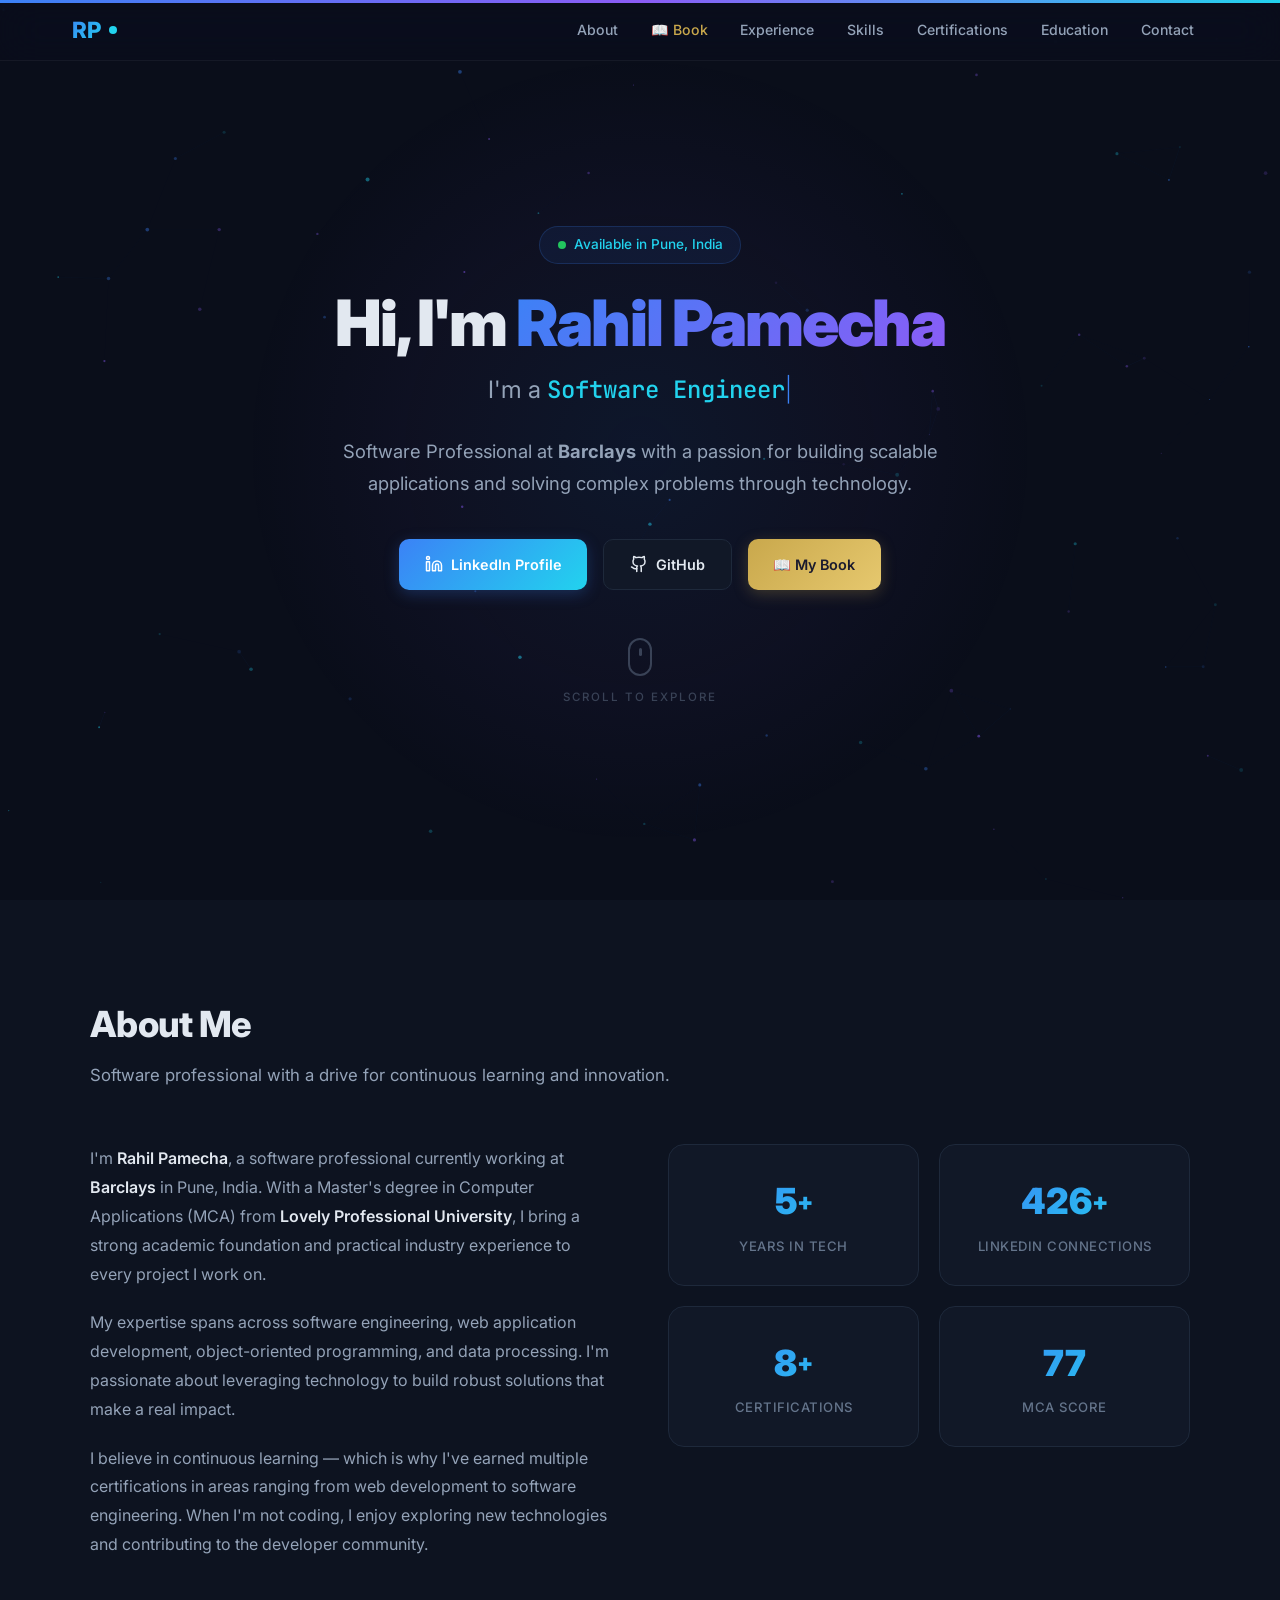
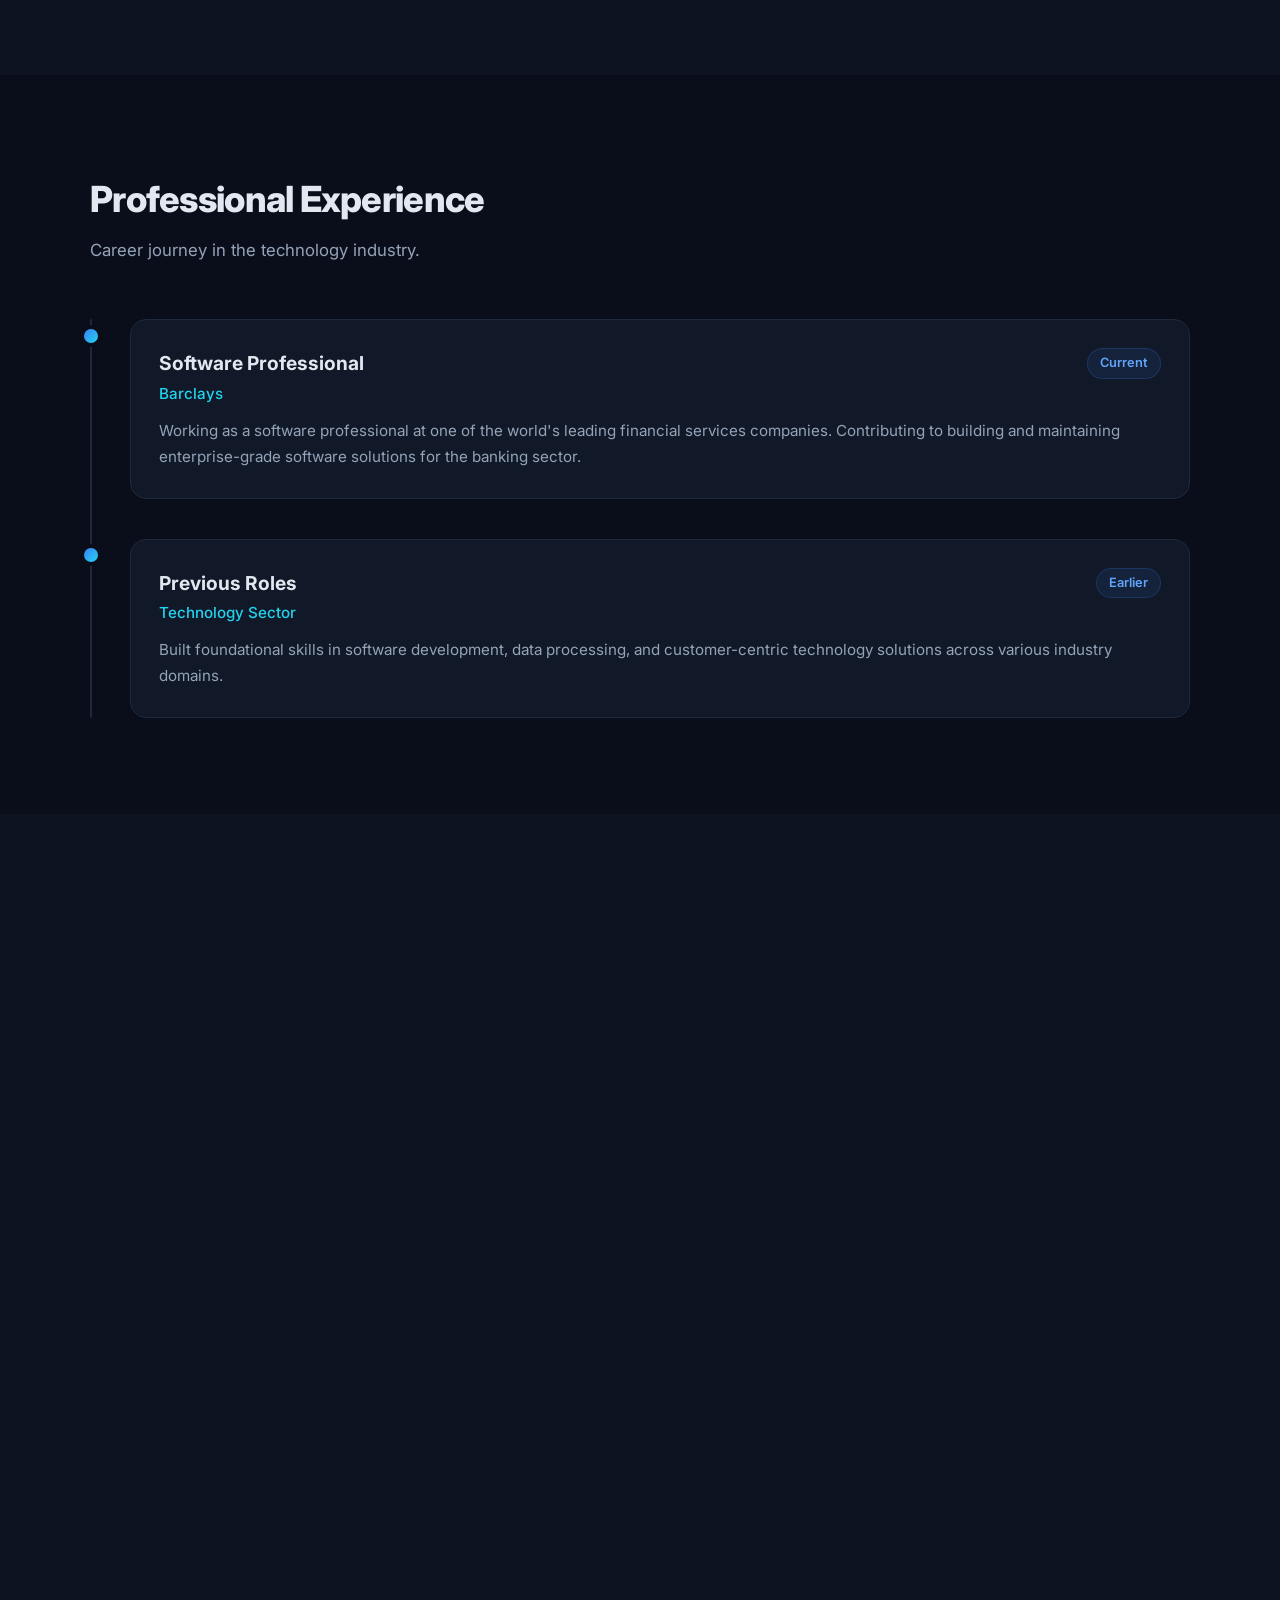
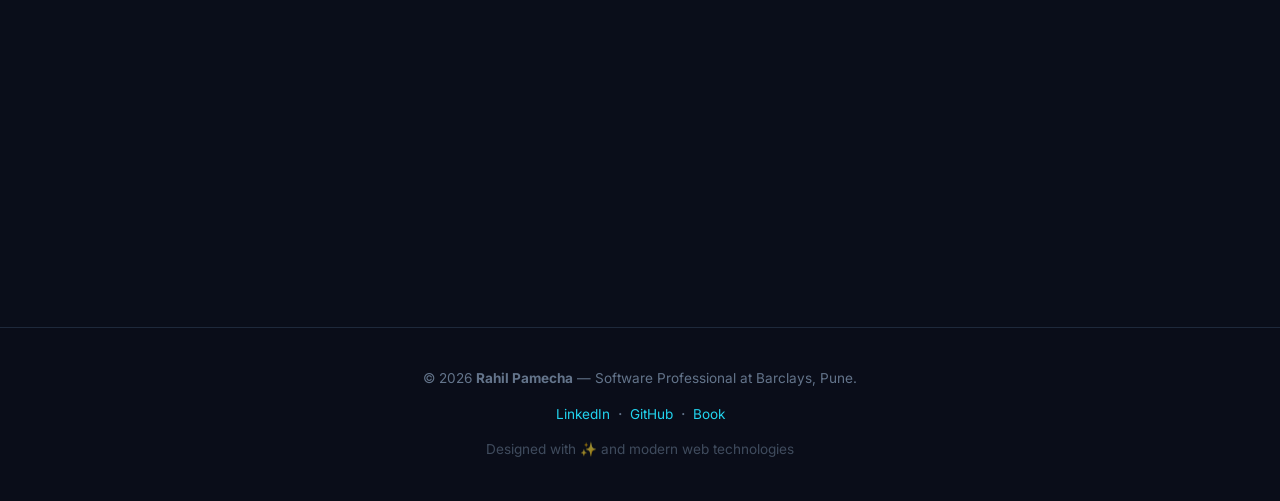
<file: index.html>
<!DOCTYPE html>
<html lang="en">
<head>
    <meta charset="UTF-8">
    <meta name="viewport" content="width=device-width, initial-scale=1.0">
    <title>Rahil Pamecha — Software Professional | Barclays | Pune</title>
    <meta name="description" content="Rahil Pamecha is a software professional at Barclays, Pune. MCA graduate from Lovely Professional University with expertise in software engineering, web development, and data processing.">
    <meta name="keywords" content="Rahil Pamecha, Software Engineer, Barclays, Pune, MCA, Lovely Professional University, Web Developer, Java Developer, PHP Developer">
    <meta name="author" content="Rahil Pamecha">
    <meta name="robots" content="index, follow">
    <meta name="google-site-verification" content="ayL37n2ZiwuXRQy0ONevMOcYsDTdZ2sj0wE-CNwsstM" />
    <link rel="canonical" href="https://rahilpamecha.com/">

    <!-- Open Graph / Facebook -->
    <meta property="og:type" content="website">
    <meta property="og:title" content="Rahil Pamecha — Software Professional at Barclays">
    <meta property="og:description" content="Rahil Pamecha is a software professional at Barclays, Pune. MCA graduate with expertise in software engineering, Java, PHP, and web development.">
    <meta property="og:url" content="https://rahilpamecha.com/">
    <meta property="og:site_name" content="Rahil Pamecha">

    <!-- Twitter Card -->
    <meta name="twitter:card" content="summary">
    <meta name="twitter:title" content="Rahil Pamecha — Software Professional at Barclays">
    <meta name="twitter:description" content="Software professional at Barclays, Pune. MCA graduate from Lovely Professional University.">

    <!-- JSON-LD Structured Data for SEO -->
    <script type="application/ld+json">
    {
        "@context": "https://schema.org",
        "@type": "Person",
        "name": "Rahil Pamecha",
        "jobTitle": "Software Professional",
        "worksFor": {
            "@type": "Organization",
            "name": "Barclays"
        },
        "alumniOf": [
            {
                "@type": "EducationalOrganization",
                "name": "Lovely Professional University"
            }
        ],
        "address": {
            "@type": "PostalAddress",
            "addressLocality": "Pune",
            "addressCountry": "IN"
        },
        "url": "https://rahilpamecha.com/",
        "sameAs": [
            "https://in.linkedin.com/in/rahilpamecha",
            "https://github.com/rahilpamecha"
        ],
        "knowsAbout": ["Software Engineering", "Java", "PHP", "Web Development", "Data Processing", "Python"]
    }
    </script>

    <!-- Google Fonts -->
    <link rel="preconnect" href="https://fonts.googleapis.com">
    <link rel="preconnect" href="https://fonts.gstatic.com" crossorigin>
    <link href="https://fonts.googleapis.com/css2?family=Inter:wght@300;400;500;600;700;800;900&family=JetBrains+Mono:wght@400;500&display=swap" rel="stylesheet">

    <link rel="stylesheet" href="styles.css">
</head>
<body>
    <!-- Particle Canvas Background -->
    <canvas id="particles-canvas" aria-hidden="true"></canvas>

    <!-- Scroll Progress Bar -->
    <div class="scroll-progress" aria-hidden="true"></div>

    <!-- Navigation -->
    <nav id="navbar">
        <div class="nav-container">
            <a href="#" class="nav-logo" aria-label="Rahil Pamecha - Home">
                <span class="logo-text">RP</span>
                <span class="logo-dot"></span>
            </a>
            <ul class="nav-links" id="navLinks" role="menubar">
                <li role="none"><a href="#about" role="menuitem">About</a></li>
                <li role="none"><a href="book.html" role="menuitem" class="book-link">📖 Book</a></li>
                <li role="none"><a href="#experience" role="menuitem">Experience</a></li>
                <li role="none"><a href="#skills" role="menuitem">Skills</a></li>
                <li role="none"><a href="#certifications" role="menuitem">Certifications</a></li>
                <li role="none"><a href="#education" role="menuitem">Education</a></li>
                <li role="none"><a href="#contact" role="menuitem">Contact</a></li>
            </ul>
            <button class="hamburger" id="hamburgerBtn" aria-label="Toggle navigation menu" aria-expanded="false">
                <span></span><span></span><span></span>
            </button>
        </div>
    </nav>

    <main>
        <!-- ===================== HERO SECTION ===================== -->
        <section class="hero" id="home">
            <div class="hero-glow" aria-hidden="true"></div>
            <div class="hero-content">
                <div class="hero-badge reveal">
                    <span class="badge-dot"></span>
                    Available in Pune, India
                </div>
                <h1 class="reveal" style="--reveal-delay: 0.1s">
                    Hi, I'm
                    <span class="gradient-text gradient-text-shimmer">Rahil Pamecha</span>
                </h1>
                <div class="typewriter-wrapper reveal" style="--reveal-delay: 0.2s">
                    <span class="typewriter-prefix">I'm a&nbsp;</span>
                    <span class="typewriter" id="typewriter"></span>
                    <span class="typewriter-cursor" aria-hidden="true">|</span>
                </div>
                <p class="hero-desc reveal" style="--reveal-delay: 0.3s">
                    Software Professional at <strong>Barclays</strong> with a passion for building
                    scalable applications and solving complex problems through technology.
                </p>
                <div class="hero-buttons reveal" style="--reveal-delay: 0.4s">
                    <a href="https://in.linkedin.com/in/rahilpamecha" class="btn btn-primary magnetic" target="_blank" rel="noopener noreferrer">
                        <svg width="18" height="18" viewBox="0 0 24 24" fill="none" stroke="currentColor" stroke-width="2" stroke-linecap="round" stroke-linejoin="round"><path d="M16 8a6 6 0 0 1 6 6v7h-4v-7a2 2 0 0 0-2-2 2 2 0 0 0-2 2v7h-4v-7a6 6 0 0 1 6-6z"/><rect width="4" height="12" x="2" y="9"/><circle cx="4" cy="4" r="2"/></svg>
                        LinkedIn Profile
                    </a>
                    <a href="https://github.com/rahilpamecha" class="btn btn-secondary magnetic" target="_blank" rel="noopener noreferrer">
                        <svg width="18" height="18" viewBox="0 0 24 24" fill="none" stroke="currentColor" stroke-width="2" stroke-linecap="round" stroke-linejoin="round"><path d="M15 22v-4a4.8 4.8 0 0 0-1-3.5c3 0 6-2 6-5.5.08-1.25-.27-2.48-1-3.5.28-1.15.28-2.35 0-3.5 0 0-1 0-3 1.5-2.64-.5-5.36-.5-8 0C6 2 5 2 5 2c-.3 1.15-.3 2.35 0 3.5A5.403 5.403 0 0 0 4 9c0 3.5 3 5.5 6 5.5-.39.49-.68 1.05-.85 1.65-.17.6-.22 1.23-.15 1.85v4"/><path d="M9 18c-4.51 2-5-2-7-2"/></svg>
                        GitHub
                    </a>
                    <a href="book.html" class="btn btn-accent magnetic">
                        📖 My Book
                    </a>
                </div>
                <div class="scroll-indicator reveal" style="--reveal-delay: 0.6s" aria-hidden="true">
                    <div class="scroll-mouse">
                        <div class="scroll-wheel"></div>
                    </div>
                    <span class="scroll-text">Scroll to explore</span>
                </div>
            </div>
        </section>

        <!-- ===================== ABOUT SECTION ===================== -->
        <section id="about">
            <div class="section-container">
                <h2 class="section-title reveal">About Me</h2>
                <p class="section-subtitle reveal">Software professional with a drive for continuous learning and innovation.</p>
                <div class="about-grid">
                    <div class="about-text">
                        <p class="reveal">I'm <strong>Rahil Pamecha</strong>, a software professional currently working at <strong>Barclays</strong> in Pune, India. With a Master's degree in Computer Applications (MCA) from <strong>Lovely Professional University</strong>, I bring a strong academic foundation and practical industry experience to every project I work on.</p>
                        <p class="reveal">My expertise spans across software engineering, web application development, object-oriented programming, and data processing. I'm passionate about leveraging technology to build robust solutions that make a real impact.</p>
                        <p class="reveal">I believe in continuous learning — which is why I've earned multiple certifications in areas ranging from web development to software engineering. When I'm not coding, I enjoy exploring new technologies and contributing to the developer community.</p>
                    </div>
                    <div class="stats-grid">
                        <div class="stat-card glow-card reveal">
                            <div class="stat-number"><span class="counter" data-target="7">0</span><span class="stat-suffix">+</span></div>
                            <div class="stat-label">Years in Tech</div>
                        </div>
                        <div class="stat-card glow-card reveal" style="--reveal-delay: 0.1s">
                            <div class="stat-number"><span class="counter" data-target="500">0</span><span class="stat-suffix">+</span></div>
                            <div class="stat-label">LinkedIn Connections</div>
                        </div>
                        <div class="stat-card glow-card reveal" style="--reveal-delay: 0.2s">
                            <div class="stat-number"><span class="counter" data-target="10">0</span><span class="stat-suffix">+</span></div>
                            <div class="stat-label">Certifications</div>
                        </div>
                        <div class="stat-card glow-card reveal" style="--reveal-delay: 0.3s">
                            <div class="stat-number"><span class="counter" data-target="91" data-suffix=".3%">0</span></div>
                            <div class="stat-label">MCA Score</div>
                        </div>
                    </div>
                </div>
            </div>
        </section>

        <!-- ===================== EXPERIENCE SECTION ===================== -->
        <section id="experience">
            <div class="section-container">
                <h2 class="section-title reveal">Professional Experience</h2>
                <p class="section-subtitle reveal">Career journey in the technology industry.</p>
                <div class="timeline">
                    <div class="timeline-track" aria-hidden="true"></div>
                    <div class="timeline-item reveal">
                        <div class="timeline-dot" aria-hidden="true"></div>
                        <div class="timeline-card tilt-card glow-card">
                            <div class="timeline-header">
                                <div>
                                    <div class="timeline-role">Software Professional</div>
                                    <div class="timeline-company">Barclays</div>
                                </div>
                                <div class="timeline-date">
                                    <span class="date-badge">Current</span>
                                </div>
                            </div>
                            <p class="timeline-desc">Working as a software professional at one of the world's leading financial services companies. Contributing to building and maintaining enterprise-grade software solutions for the banking sector.</p>
                        </div>
                    </div>
                    <div class="timeline-item reveal" style="--reveal-delay: 0.15s">
                        <div class="timeline-dot" aria-hidden="true"></div>
                        <div class="timeline-card tilt-card glow-card">
                            <div class="timeline-header">
                                <div>
                                    <div class="timeline-role">Previous Roles</div>
                                    <div class="timeline-company">Technology Sector</div>
                                </div>
                                <div class="timeline-date">
                                    <span class="date-badge">Earlier</span>
                                </div>
                            </div>
                            <p class="timeline-desc">Built foundational skills in software development, data processing, and customer-centric technology solutions across various industry domains.</p>
                        </div>
                    </div>
                </div>
            </div>
        </section>

        <!-- ===================== SKILLS SECTION ===================== -->
        <section id="skills">
            <div class="section-container">
                <h2 class="section-title reveal">Technical Skills</h2>
                <p class="section-subtitle reveal">Core competencies and technologies I work with.</p>
                <div class="skills-grid">
                    <div class="skill-category tilt-card glow-card reveal">
                        <div class="skill-icon">💻</div>
                        <h3>Programming Languages</h3>
                        <div class="skill-tags">
                            <span class="skill-tag">Java</span>
                            <span class="skill-tag">PHP</span>
                            <span class="skill-tag">Python</span>
                            <span class="skill-tag">JavaScript</span>
                            <span class="skill-tag">SQL</span>
                        </div>
                    </div>
                    <div class="skill-category tilt-card glow-card reveal" style="--reveal-delay: 0.1s">
                        <div class="skill-icon">🌐</div>
                        <h3>Web Development</h3>
                        <div class="skill-tags">
                            <span class="skill-tag">HTML5</span>
                            <span class="skill-tag">CSS3</span>
                            <span class="skill-tag">REST APIs</span>
                            <span class="skill-tag">Web Applications</span>
                        </div>
                    </div>
                    <div class="skill-category tilt-card glow-card reveal" style="--reveal-delay: 0.2s">
                        <div class="skill-icon">🛠️</div>
                        <h3>Software Engineering</h3>
                        <div class="skill-tags">
                            <span class="skill-tag">OOP</span>
                            <span class="skill-tag">Data Structures</span>
                            <span class="skill-tag">Design Patterns</span>
                            <span class="skill-tag">Agile</span>
                        </div>
                    </div>
                    <div class="skill-category tilt-card glow-card reveal" style="--reveal-delay: 0.3s">
                        <div class="skill-icon">📊</div>
                        <h3>Data & Tools</h3>
                        <div class="skill-tags">
                            <span class="skill-tag">Data Processing</span>
                            <span class="skill-tag">Git</span>
                            <span class="skill-tag">Linux</span>
                            <span class="skill-tag">CI/CD</span>
                        </div>
                    </div>
                </div>
            </div>
        </section>

        <!-- ===================== CERTIFICATIONS SECTION ===================== -->
        <section id="certifications">
            <div class="section-container">
                <h2 class="section-title reveal">Certifications</h2>
                <p class="section-subtitle reveal">Professional certifications and achievements.</p>
                <div class="cert-grid">
                    <div class="cert-card glow-card reveal">
                        <div class="cert-badge">🎓</div>
                        <div class="cert-info">
                            <h3>Building Web Applications in PHP</h3>
                            <div class="cert-issuer">Coursera • Jul 2018</div>
                        </div>
                    </div>
                    <div class="cert-card glow-card reveal" style="--reveal-delay: 0.05s">
                        <div class="cert-badge">☕</div>
                        <div class="cert-info">
                            <h3>Object Oriented Programming in Java</h3>
                            <div class="cert-issuer">Coursera • May 2018</div>
                        </div>
                    </div>
                    <div class="cert-card glow-card reveal" style="--reveal-delay: 0.1s">
                        <div class="cert-badge">⚙️</div>
                        <div class="cert-info">
                            <h3>Software Engineer — IT Services</h3>
                            <div class="cert-issuer">Aspiring Minds</div>
                        </div>
                    </div>
                    <div class="cert-card glow-card reveal" style="--reveal-delay: 0.15s">
                        <div class="cert-badge">🔧</div>
                        <div class="cert-info">
                            <h3>Software Engineer — Product</h3>
                            <div class="cert-issuer">Aspiring Minds</div>
                        </div>
                    </div>
                    <div class="cert-card glow-card reveal" style="--reveal-delay: 0.2s">
                        <div class="cert-badge">👨‍💻</div>
                        <div class="cert-info">
                            <h3>Software Development Trainee</h3>
                            <div class="cert-issuer">Aspiring Minds</div>
                        </div>
                    </div>
                    <div class="cert-card glow-card reveal" style="--reveal-delay: 0.25s">
                        <div class="cert-badge">📈</div>
                        <div class="cert-info">
                            <h3>Data Processing Specialist</h3>
                            <div class="cert-issuer">Aspiring Minds</div>
                        </div>
                    </div>
                    <div class="cert-card glow-card reveal" style="--reveal-delay: 0.3s">
                        <div class="cert-badge">🤝</div>
                        <div class="cert-info">
                            <h3>Customer Service Specialist</h3>
                            <div class="cert-issuer">Aspiring Minds</div>
                        </div>
                    </div>
                    <div class="cert-card glow-card reveal" style="--reveal-delay: 0.35s">
                        <div class="cert-badge">📞</div>
                        <div class="cert-info">
                            <h3>Channel Sales Professional</h3>
                            <div class="cert-issuer">Aspiring Minds</div>
                        </div>
                    </div>
                </div>
            </div>
        </section>

        <!-- ===================== EDUCATION SECTION ===================== -->
        <section id="education">
            <div class="section-container">
                <h2 class="section-title reveal">Education</h2>
                <p class="section-subtitle reveal">Academic background and qualifications.</p>
                <div class="edu-grid">
                    <div class="edu-card tilt-card glow-card reveal">
                        <div class="edu-icon" aria-hidden="true">🎓</div>
                        <div class="edu-degree">Master of Computer Applications (MCA)</div>
                        <div class="edu-school">Lovely Professional University</div>
                        <div class="edu-year">2017 – 2019</div>
                        <div class="edu-score">91.3% Score</div>
                    </div>
                    <div class="edu-card tilt-card glow-card reveal" style="--reveal-delay: 0.15s">
                        <div class="edu-icon" aria-hidden="true">📚</div>
                        <div class="edu-degree">Bachelor's Degree</div>
                        <div class="edu-school">University Education</div>
                        <div class="edu-year">2014 – 2017</div>
                    </div>
                </div>
            </div>
        </section>

        <!-- ===================== CONTACT SECTION ===================== -->
        <section id="contact">
            <div class="section-container">
                <h2 class="section-title reveal">Get in Touch</h2>
                <p class="section-subtitle reveal">Feel free to reach out for opportunities or collaborations.</p>
                <div class="contact-grid">
                    <a href="https://in.linkedin.com/in/rahilpamecha" class="contact-card magnetic glow-card reveal" target="_blank" rel="noopener noreferrer">
                        <div class="contact-icon">
                            <svg width="28" height="28" viewBox="0 0 24 24" fill="none" stroke="currentColor" stroke-width="1.5" stroke-linecap="round" stroke-linejoin="round"><path d="M16 8a6 6 0 0 1 6 6v7h-4v-7a2 2 0 0 0-2-2 2 2 0 0 0-2 2v7h-4v-7a6 6 0 0 1 6-6z"/><rect width="4" height="12" x="2" y="9"/><circle cx="4" cy="4" r="2"/></svg>
                        </div>
                        <h3>LinkedIn</h3>
                        <p>Connect with me</p>
                    </a>
                    <a href="https://github.com/rahilpamecha" class="contact-card magnetic glow-card reveal" target="_blank" rel="noopener noreferrer" style="--reveal-delay: 0.1s">
                        <div class="contact-icon">
                            <svg width="28" height="28" viewBox="0 0 24 24" fill="none" stroke="currentColor" stroke-width="1.5" stroke-linecap="round" stroke-linejoin="round"><path d="M15 22v-4a4.8 4.8 0 0 0-1-3.5c3 0 6-2 6-5.5.08-1.25-.27-2.48-1-3.5.28-1.15.28-2.35 0-3.5 0 0-1 0-3 1.5-2.64-.5-5.36-.5-8 0C6 2 5 2 5 2c-.3 1.15-.3 2.35 0 3.5A5.403 5.403 0 0 0 4 9c0 3.5 3 5.5 6 5.5-.39.49-.68 1.05-.85 1.65-.17.6-.22 1.23-.15 1.85v4"/><path d="M9 18c-4.51 2-5-2-7-2"/></svg>
                        </div>
                        <h3>GitHub</h3>
                        <p>View projects & code</p>
                    </a>
                    <a href="mailto:rahilpamecha@gmail.com" class="contact-card magnetic glow-card reveal" style="--reveal-delay: 0.2s">
                        <div class="contact-icon">
                            <svg width="28" height="28" viewBox="0 0 24 24" fill="none" stroke="currentColor" stroke-width="1.5" stroke-linecap="round" stroke-linejoin="round"><rect width="20" height="16" x="2" y="4" rx="2"/><path d="m22 7-8.97 5.7a1.94 1.94 0 0 1-2.06 0L2 7"/></svg>
                        </div>
                        <h3>Email</h3>
                        <p>rahilpamecha@gmail.com</p>
                    </a>
                    <div class="contact-card glow-card reveal" style="--reveal-delay: 0.3s">
                        <div class="contact-icon">
                            <svg width="28" height="28" viewBox="0 0 24 24" fill="none" stroke="currentColor" stroke-width="1.5" stroke-linecap="round" stroke-linejoin="round"><path d="M20 10c0 6-8 12-8 12s-8-6-8-12a8 8 0 0 1 16 0Z"/><circle cx="12" cy="10" r="3"/></svg>
                        </div>
                        <h3>Location</h3>
                        <p>Pune, India</p>
                    </div>
                </div>
            </div>
        </section>
    </main>

    <!-- Footer -->
    <footer>
        <div class="footer-content">
            <p>&copy; 2026 <strong>Rahil Pamecha</strong> — Software Professional at Barclays, Pune.</p>
            <div class="footer-links">
                <a href="https://in.linkedin.com/in/rahilpamecha" target="_blank" rel="noopener noreferrer">LinkedIn</a>
                <span class="footer-dot">·</span>
                <a href="https://github.com/rahilpamecha" target="_blank" rel="noopener noreferrer">GitHub</a>
                <span class="footer-dot">·</span>
                <a href="book.html">Book</a>
            </div>
            <p class="footer-credit">Designed with ✨ and modern web technologies</p>
        </div>
    </footer>

    <script src="script.js"></script>
</body>
</html>
</file>
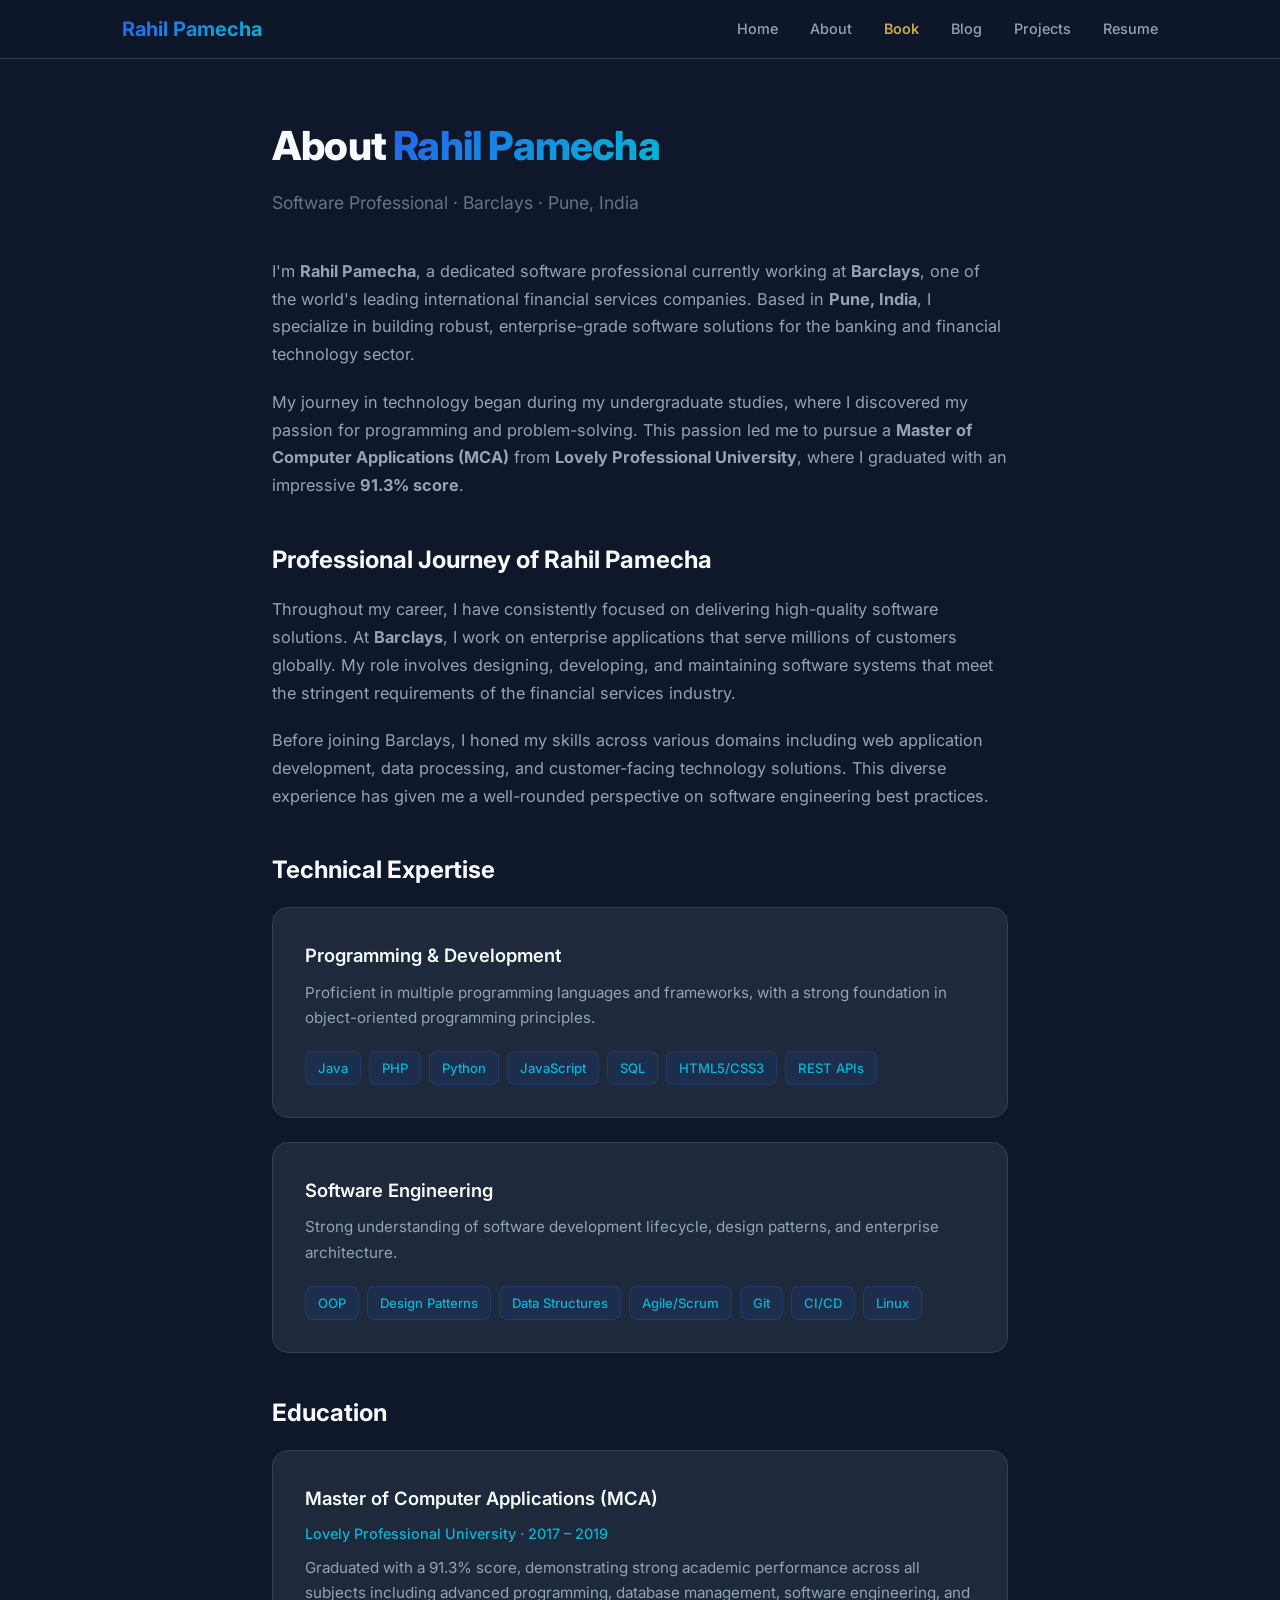
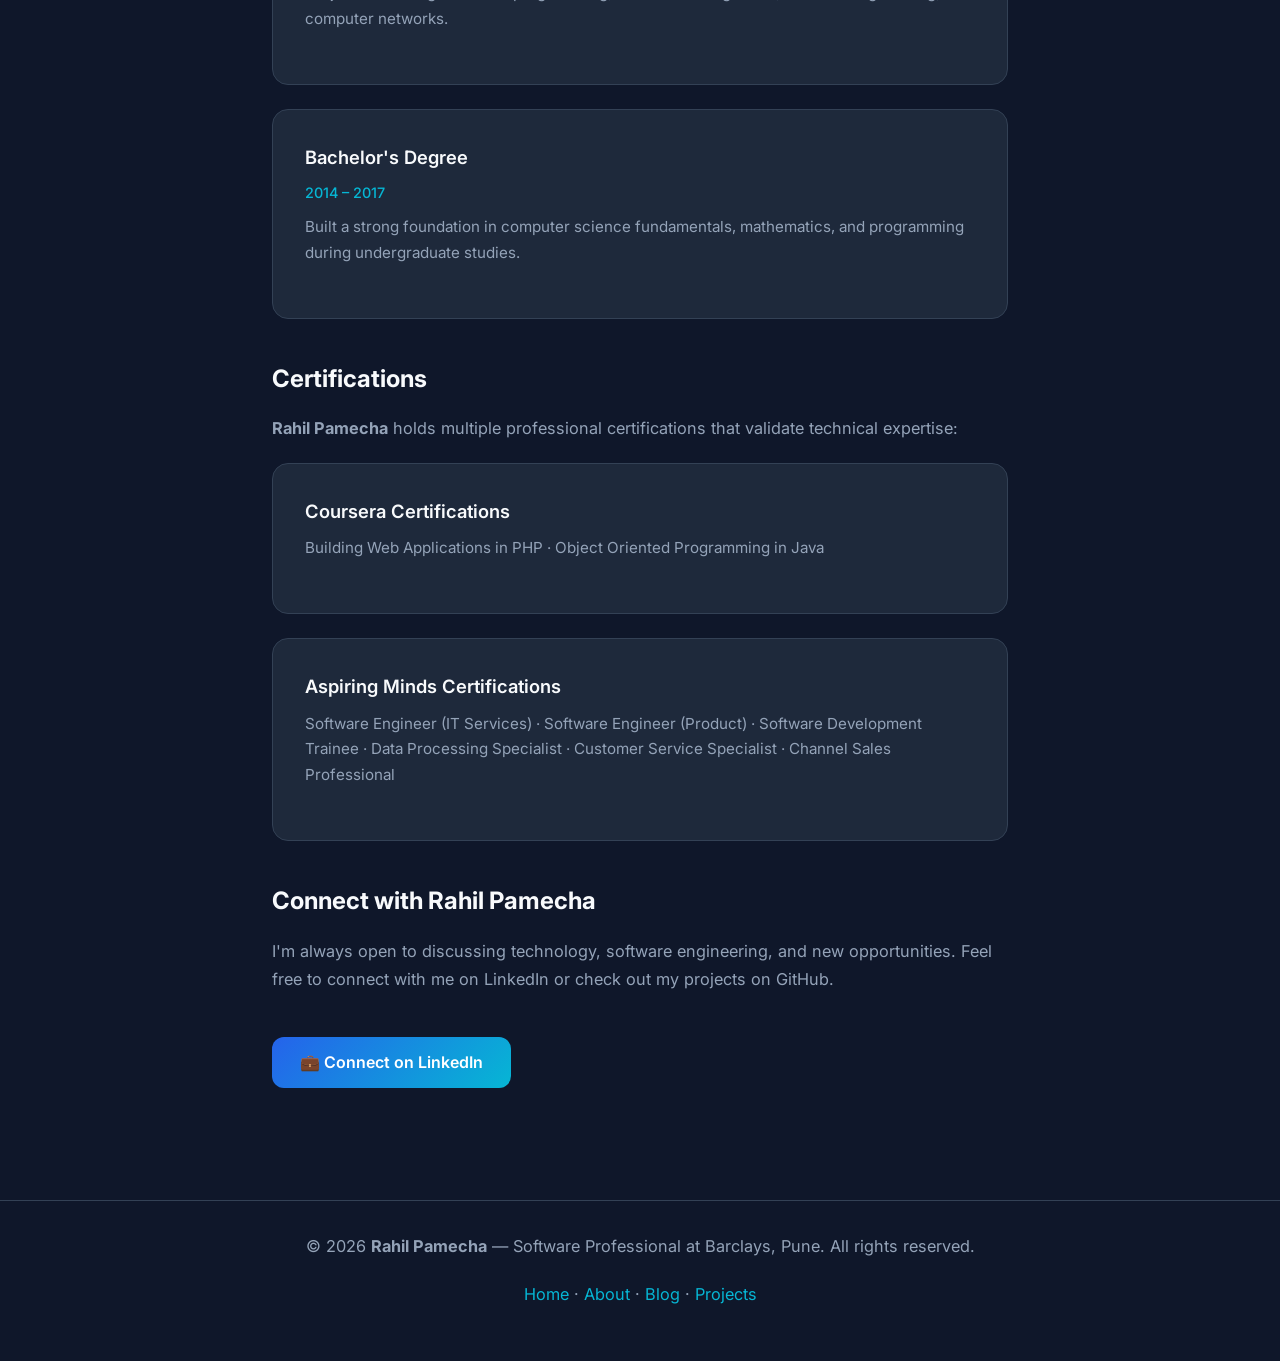
<file: about.html>
<!DOCTYPE html>
<html lang="en">
<head>
    <meta charset="UTF-8">
    <meta name="viewport" content="width=device-width, initial-scale=1.0">
    <title>About Rahil Pamecha — Software Professional at Barclays, Pune</title>
    <meta name="description" content="Learn more about Rahil Pamecha — a software professional at Barclays, Pune. MCA graduate from Lovely Professional University with 91.3% score. Experienced in Java, PHP, web development, and enterprise software.">
    <meta name="keywords" content="Rahil Pamecha, About Rahil Pamecha, Rahil Pamecha Barclays, Rahil Pamecha Pune, Rahil Pamecha Software Engineer, Rahil Pamecha LPU">
    <meta name="author" content="Rahil Pamecha">
    <meta name="robots" content="index, follow">
    <meta name="google-site-verification" content="ayL37n2ZiwuXRQy0ONevMOcYsDTdZ2sj0wE-CNwsstM" />
    <link rel="canonical" href="https://rahilpamecha.github.io/about.html">

    <meta property="og:type" content="profile">
    <meta property="og:title" content="About Rahil Pamecha — Software Professional at Barclays">
    <meta property="og:description" content="Rahil Pamecha is a software professional at Barclays, Pune. MCA from LPU with expertise in software engineering.">
    <meta property="og:url" content="https://rahilpamecha.github.io/about.html">
    <meta property="profile:first_name" content="Rahil">
    <meta property="profile:last_name" content="Pamecha">

    <script type="application/ld+json">
    {
        "@context": "https://schema.org",
        "@type": "ProfilePage",
        "mainEntity": {
            "@type": "Person",
            "name": "Rahil Pamecha",
            "jobTitle": "Software Professional",
            "worksFor": {
                "@type": "Organization",
                "name": "Barclays"
            },
            "alumniOf": {
                "@type": "EducationalOrganization",
                "name": "Lovely Professional University"
            },
            "address": {
                "@type": "PostalAddress",
                "addressLocality": "Pune",
                "addressCountry": "IN"
            },
            "url": "https://rahilpamecha.github.io",
            "sameAs": [
                "https://in.linkedin.com/in/rahilpamecha",
                "https://github.com/rahilpamecha"
            ]
        }
    }
    </script>

    <link rel="preconnect" href="https://fonts.googleapis.com">
    <link rel="preconnect" href="https://fonts.gstatic.com" crossorigin>
    <link href="https://fonts.googleapis.com/css2?family=Inter:wght@300;400;500;600;700;800&display=swap" rel="stylesheet">
    <style>
        :root {
            --primary: #2563eb;
            --accent: #06b6d4;
            --bg-dark: #0f172a;
            --bg-card: #1e293b;
            --text-primary: #f8fafc;
            --text-secondary: #94a3b8;
            --text-muted: #64748b;
            --border: #334155;
            --gradient-1: linear-gradient(135deg, #2563eb, #06b6d4);
        }
        * { margin: 0; padding: 0; box-sizing: border-box; }
        body { font-family: 'Inter', sans-serif; background: var(--bg-dark); color: var(--text-primary); line-height: 1.7; }
        nav { position: fixed; top: 0; width: 100%; z-index: 1000; background: rgba(15,23,42,0.85); backdrop-filter: blur(20px); border-bottom: 1px solid var(--border); padding: 0.75rem 0; }
        .nav-container { max-width: 1100px; margin: 0 auto; padding: 0 2rem; display: flex; justify-content: space-between; align-items: center; }
        .nav-logo { font-size: 1.25rem; font-weight: 700; background: var(--gradient-1); -webkit-background-clip: text; -webkit-text-fill-color: transparent; text-decoration: none; }
        .nav-links { display: flex; list-style: none; gap: 2rem; }
        .nav-links a { color: var(--text-secondary); text-decoration: none; font-size: 0.9rem; font-weight: 500; transition: color 0.3s; }
        .nav-links a:hover { color: var(--text-primary); }
        .container { max-width: 800px; margin: 0 auto; padding: 7rem 2rem 4rem; }
        h1 { font-size: 2.5rem; font-weight: 800; margin-bottom: 0.5rem; letter-spacing: -0.02em; }
        h1 .highlight { background: var(--gradient-1); -webkit-background-clip: text; -webkit-text-fill-color: transparent; }
        .subtitle { color: var(--text-muted); font-size: 1.1rem; margin-bottom: 2.5rem; }
        h2 { font-size: 1.5rem; font-weight: 700; margin: 2.5rem 0 1rem; }
        p { color: var(--text-secondary); margin-bottom: 1.25rem; font-size: 1.02rem; }
        .card { background: var(--bg-card); padding: 2rem; border-radius: 16px; border: 1px solid var(--border); margin-bottom: 1.5rem; }
        .card h3 { font-size: 1.15rem; font-weight: 600; margin-bottom: 0.5rem; }
        .card .meta { color: var(--accent); font-size: 0.9rem; font-weight: 500; margin-bottom: 0.5rem; }
        .card p { font-size: 0.95rem; }
        .tags { display: flex; flex-wrap: wrap; gap: 0.5rem; margin-top: 1rem; }
        .tag { padding: 0.3rem 0.75rem; background: rgba(37,99,235,0.1); border: 1px solid rgba(37,99,235,0.2); border-radius: 8px; font-size: 0.82rem; color: var(--accent); font-weight: 500; }
        .cta { display: inline-flex; align-items: center; gap: 0.5rem; padding: 0.75rem 1.75rem; border-radius: 12px; background: var(--gradient-1); color: white; text-decoration: none; font-weight: 600; margin-top: 1.5rem; transition: transform 0.3s; }
        .cta:hover { transform: translateY(-2px); }
        footer { text-align: center; padding: 2rem; border-top: 1px solid var(--border); color: var(--text-muted); font-size: 0.85rem; margin-top: 3rem; }
        footer a { color: var(--accent); text-decoration: none; }
        @media (max-width: 768px) { h1 { font-size: 1.75rem; } .nav-links { display: none; } }
    </style>
</head>
<body>
    <nav>
        <div class="nav-container">
            <a href="index.html" class="nav-logo">Rahil Pamecha</a>
            <ul class="nav-links">
                <li><a href="index.html">Home</a></li>
                <li><a href="about.html">About</a></li>
                <li><a href="book.html" style="color: #c9a84c; font-weight: 600;">Book</a></li>
                <li><a href="blog.html">Blog</a></li>
                <li><a href="projects.html">Projects</a></li>
                <li><a href="resume.html">Resume</a></li>
            </ul>
        </div>
    </nav>

    <div class="container">
        <h1>About <span class="highlight">Rahil Pamecha</span></h1>
        <p class="subtitle">Software Professional · Barclays · Pune, India</p>

        <p>I'm <strong>Rahil Pamecha</strong>, a dedicated software professional currently working at <strong>Barclays</strong>, one of the world's leading international financial services companies. Based in <strong>Pune, India</strong>, I specialize in building robust, enterprise-grade software solutions for the banking and financial technology sector.</p>

        <p>My journey in technology began during my undergraduate studies, where I discovered my passion for programming and problem-solving. This passion led me to pursue a <strong>Master of Computer Applications (MCA)</strong> from <strong>Lovely Professional University</strong>, where I graduated with an impressive <strong>91.3% score</strong>.</p>

        <h2>Professional Journey of Rahil Pamecha</h2>

        <p>Throughout my career, I have consistently focused on delivering high-quality software solutions. At <strong>Barclays</strong>, I work on enterprise applications that serve millions of customers globally. My role involves designing, developing, and maintaining software systems that meet the stringent requirements of the financial services industry.</p>

        <p>Before joining Barclays, I honed my skills across various domains including web application development, data processing, and customer-facing technology solutions. This diverse experience has given me a well-rounded perspective on software engineering best practices.</p>

        <h2>Technical Expertise</h2>

        <div class="card">
            <h3>Programming & Development</h3>
            <p>Proficient in multiple programming languages and frameworks, with a strong foundation in object-oriented programming principles.</p>
            <div class="tags">
                <span class="tag">Java</span>
                <span class="tag">PHP</span>
                <span class="tag">Python</span>
                <span class="tag">JavaScript</span>
                <span class="tag">SQL</span>
                <span class="tag">HTML5/CSS3</span>
                <span class="tag">REST APIs</span>
            </div>
        </div>

        <div class="card">
            <h3>Software Engineering</h3>
            <p>Strong understanding of software development lifecycle, design patterns, and enterprise architecture.</p>
            <div class="tags">
                <span class="tag">OOP</span>
                <span class="tag">Design Patterns</span>
                <span class="tag">Data Structures</span>
                <span class="tag">Agile/Scrum</span>
                <span class="tag">Git</span>
                <span class="tag">CI/CD</span>
                <span class="tag">Linux</span>
            </div>
        </div>

        <h2>Education</h2>

        <div class="card">
            <h3>Master of Computer Applications (MCA)</h3>
            <div class="meta">Lovely Professional University · 2017 – 2019</div>
            <p>Graduated with a 91.3% score, demonstrating strong academic performance across all subjects including advanced programming, database management, software engineering, and computer networks.</p>
        </div>

        <div class="card">
            <h3>Bachelor's Degree</h3>
            <div class="meta">2014 – 2017</div>
            <p>Built a strong foundation in computer science fundamentals, mathematics, and programming during undergraduate studies.</p>
        </div>

        <h2>Certifications</h2>

        <p><strong>Rahil Pamecha</strong> holds multiple professional certifications that validate technical expertise:</p>

        <div class="card">
            <h3>Coursera Certifications</h3>
            <p>Building Web Applications in PHP · Object Oriented Programming in Java</p>
        </div>

        <div class="card">
            <h3>Aspiring Minds Certifications</h3>
            <p>Software Engineer (IT Services) · Software Engineer (Product) · Software Development Trainee · Data Processing Specialist · Customer Service Specialist · Channel Sales Professional</p>
        </div>

        <h2>Connect with Rahil Pamecha</h2>

        <p>I'm always open to discussing technology, software engineering, and new opportunities. Feel free to connect with me on LinkedIn or check out my projects on GitHub.</p>

        <a href="https://in.linkedin.com/in/rahilpamecha" class="cta" target="_blank" rel="noopener noreferrer">💼 Connect on LinkedIn</a>
    </div>

    <footer>
        <p>&copy; 2026 <strong>Rahil Pamecha</strong> — Software Professional at Barclays, Pune. All rights reserved.</p>
        <p style="margin-top: 0.5rem;">
            <a href="index.html">Home</a> · <a href="about.html">About</a> · <a href="blog.html">Blog</a> · <a href="projects.html">Projects</a>
        </p>
    </footer>
</body>
</html>
</file>
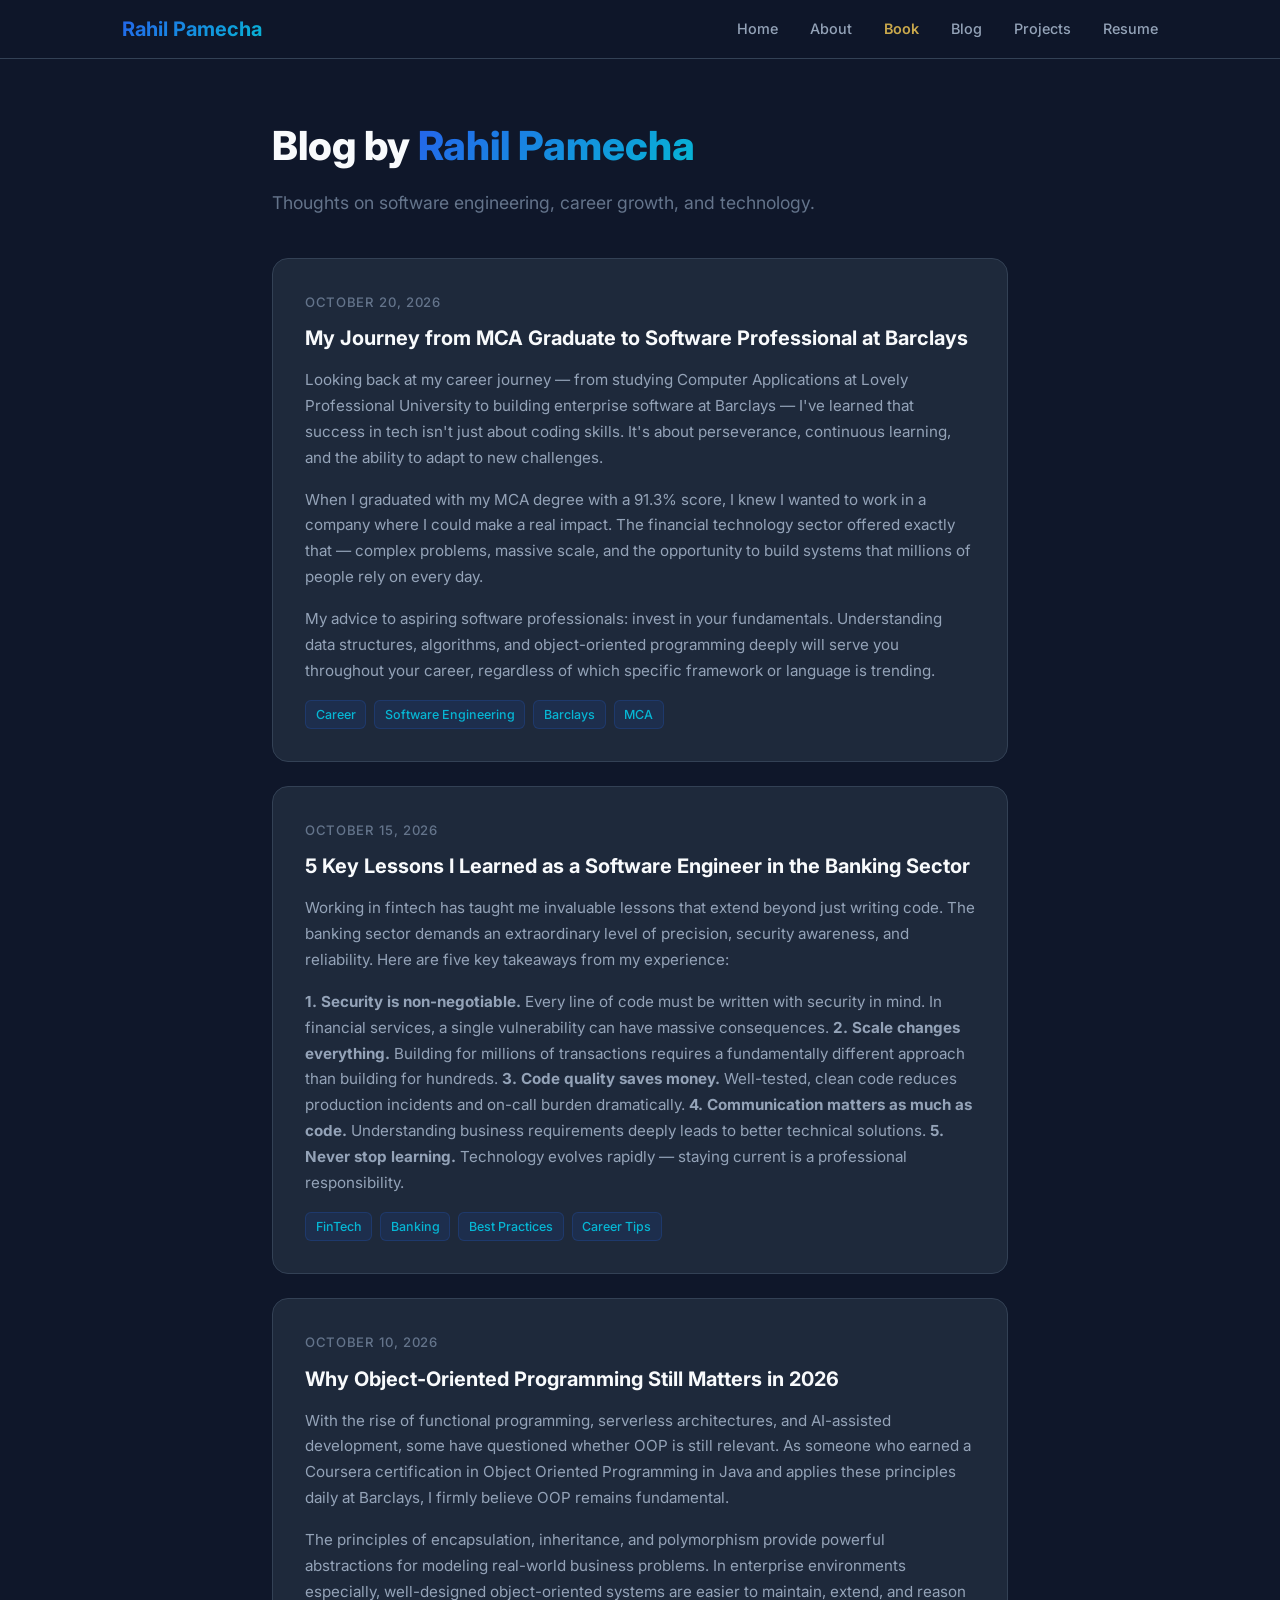
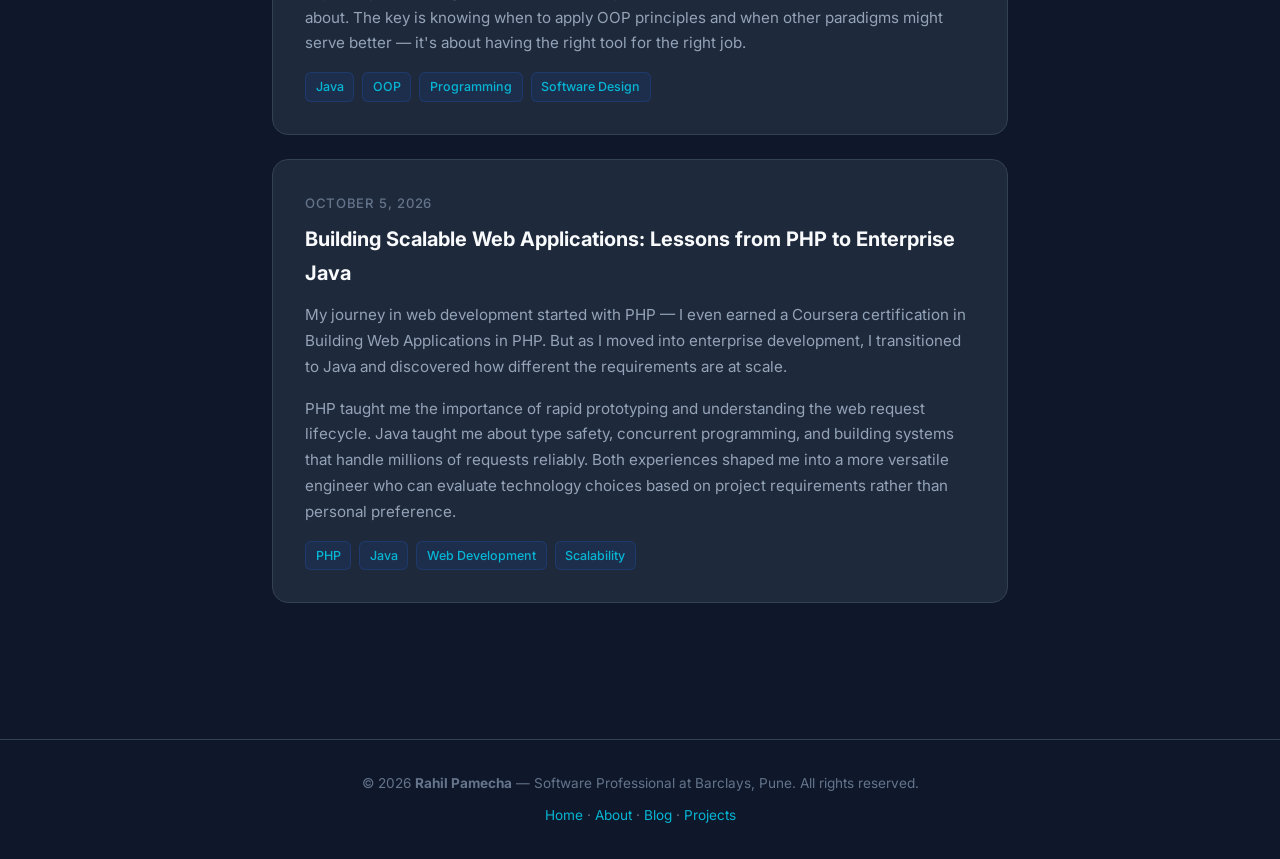
<file: blog.html>
<!DOCTYPE html>
<html lang="en">
<head>
    <meta charset="UTF-8">
    <meta name="viewport" content="width=device-width, initial-scale=1.0">
    <title>Blog — Rahil Pamecha | Software Engineering Insights</title>
    <meta name="description" content="Read blog posts by Rahil Pamecha on software engineering, Java development, web applications, career growth in tech, and insights from working at Barclays.">
    <meta name="keywords" content="Rahil Pamecha blog, Rahil Pamecha articles, software engineering blog, Rahil Pamecha Barclays, tech career India">
    <meta name="author" content="Rahil Pamecha">
    <meta name="robots" content="index, follow">
    <meta name="google-site-verification" content="ayL37n2ZiwuXRQy0ONevMOcYsDTdZ2sj0wE-CNwsstM" />
    <link rel="canonical" href="https://rahilpamecha.github.io/blog.html">

    <meta property="og:type" content="website">
    <meta property="og:title" content="Blog by Rahil Pamecha — Software Engineering Insights">
    <meta property="og:description" content="Articles and insights on software engineering, career growth, and technology by Rahil Pamecha.">
    <meta property="og:url" content="https://rahilpamecha.github.io/blog.html">

    <script type="application/ld+json">
    {
        "@context": "https://schema.org",
        "@type": "Blog",
        "name": "Rahil Pamecha's Blog",
        "description": "Software engineering insights by Rahil Pamecha",
        "author": {
            "@type": "Person",
            "name": "Rahil Pamecha",
            "jobTitle": "Software Professional",
            "worksFor": { "@type": "Organization", "name": "Barclays" }
        },
        "url": "https://rahilpamecha.github.io/blog.html",
        "blogPost": [
            {
                "@type": "BlogPosting",
                "headline": "My Journey from MCA Graduate to Software Professional at Barclays",
                "author": { "@type": "Person", "name": "Rahil Pamecha" },
                "datePublished": "2026-10-20"
            },
            {
                "@type": "BlogPosting",
                "headline": "5 Key Lessons I Learned as a Software Engineer in the Banking Sector",
                "author": { "@type": "Person", "name": "Rahil Pamecha" },
                "datePublished": "2026-10-15"
            },
            {
                "@type": "BlogPosting",
                "headline": "Why Object-Oriented Programming Still Matters in 2026",
                "author": { "@type": "Person", "name": "Rahil Pamecha" },
                "datePublished": "2026-10-10"
            }
        ]
    }
    </script>

    <link rel="preconnect" href="https://fonts.googleapis.com">
    <link rel="preconnect" href="https://fonts.gstatic.com" crossorigin>
    <link href="https://fonts.googleapis.com/css2?family=Inter:wght@300;400;500;600;700;800&display=swap" rel="stylesheet">
    <style>
        :root { --primary: #2563eb; --accent: #06b6d4; --bg-dark: #0f172a; --bg-card: #1e293b; --text-primary: #f8fafc; --text-secondary: #94a3b8; --text-muted: #64748b; --border: #334155; --gradient-1: linear-gradient(135deg, #2563eb, #06b6d4); }
        * { margin: 0; padding: 0; box-sizing: border-box; }
        body { font-family: 'Inter', sans-serif; background: var(--bg-dark); color: var(--text-primary); line-height: 1.7; }
        nav { position: fixed; top: 0; width: 100%; z-index: 1000; background: rgba(15,23,42,0.85); backdrop-filter: blur(20px); border-bottom: 1px solid var(--border); padding: 0.75rem 0; }
        .nav-container { max-width: 1100px; margin: 0 auto; padding: 0 2rem; display: flex; justify-content: space-between; align-items: center; }
        .nav-logo { font-size: 1.25rem; font-weight: 700; background: var(--gradient-1); -webkit-background-clip: text; -webkit-text-fill-color: transparent; text-decoration: none; }
        .nav-links { display: flex; list-style: none; gap: 2rem; }
        .nav-links a { color: var(--text-secondary); text-decoration: none; font-size: 0.9rem; font-weight: 500; transition: color 0.3s; }
        .nav-links a:hover { color: var(--text-primary); }
        .container { max-width: 800px; margin: 0 auto; padding: 7rem 2rem 4rem; }
        h1 { font-size: 2.5rem; font-weight: 800; margin-bottom: 0.5rem; }
        h1 .highlight { background: var(--gradient-1); -webkit-background-clip: text; -webkit-text-fill-color: transparent; }
        .subtitle { color: var(--text-muted); font-size: 1.1rem; margin-bottom: 2.5rem; }
        .post { background: var(--bg-card); padding: 2rem; border-radius: 16px; border: 1px solid var(--border); margin-bottom: 1.5rem; transition: border-color 0.3s, transform 0.3s; cursor: default; }
        .post:hover { border-color: var(--primary); transform: translateY(-2px); }
        .post-date { color: var(--text-muted); font-size: 0.82rem; font-weight: 500; text-transform: uppercase; letter-spacing: 0.05em; margin-bottom: 0.5rem; }
        .post h2 { font-size: 1.25rem; font-weight: 700; margin-bottom: 0.75rem; }
        .post p { color: var(--text-secondary); font-size: 0.95rem; margin-bottom: 1rem; }
        .read-more { color: var(--accent); font-weight: 600; font-size: 0.9rem; text-decoration: none; }
        .tags { display: flex; flex-wrap: wrap; gap: 0.5rem; margin-top: 0.75rem; }
        .tag { padding: 0.2rem 0.6rem; background: rgba(37,99,235,0.1); border: 1px solid rgba(37,99,235,0.2); border-radius: 6px; font-size: 0.78rem; color: var(--accent); font-weight: 500; }
        footer { text-align: center; padding: 2rem; border-top: 1px solid var(--border); color: var(--text-muted); font-size: 0.85rem; margin-top: 3rem; }
        footer a { color: var(--accent); text-decoration: none; }
        @media (max-width: 768px) { h1 { font-size: 1.75rem; } .nav-links { display: none; } }
    </style>
</head>
<body>
    <nav>
        <div class="nav-container">
            <a href="index.html" class="nav-logo">Rahil Pamecha</a>
            <ul class="nav-links">
                <li><a href="index.html">Home</a></li>
                <li><a href="about.html">About</a></li>
                <li><a href="book.html" style="color: #c9a84c; font-weight: 600;">Book</a></li>
                <li><a href="blog.html">Blog</a></li>
                <li><a href="projects.html">Projects</a></li>
                <li><a href="resume.html">Resume</a></li>
            </ul>
        </div>
    </nav>

    <div class="container">
        <h1>Blog by <span class="highlight">Rahil Pamecha</span></h1>
        <p class="subtitle">Thoughts on software engineering, career growth, and technology.</p>

        <article class="post">
            <div class="post-date">October 20, 2026</div>
            <h2>My Journey from MCA Graduate to Software Professional at Barclays</h2>
            <p>Looking back at my career journey — from studying Computer Applications at Lovely Professional University to building enterprise software at Barclays — I've learned that success in tech isn't just about coding skills. It's about perseverance, continuous learning, and the ability to adapt to new challenges.</p>
            <p>When I graduated with my MCA degree with a 91.3% score, I knew I wanted to work in a company where I could make a real impact. The financial technology sector offered exactly that — complex problems, massive scale, and the opportunity to build systems that millions of people rely on every day.</p>
            <p>My advice to aspiring software professionals: invest in your fundamentals. Understanding data structures, algorithms, and object-oriented programming deeply will serve you throughout your career, regardless of which specific framework or language is trending.</p>
            <div class="tags">
                <span class="tag">Career</span>
                <span class="tag">Software Engineering</span>
                <span class="tag">Barclays</span>
                <span class="tag">MCA</span>
            </div>
        </article>

        <article class="post">
            <div class="post-date">October 15, 2026</div>
            <h2>5 Key Lessons I Learned as a Software Engineer in the Banking Sector</h2>
            <p>Working in fintech has taught me invaluable lessons that extend beyond just writing code. The banking sector demands an extraordinary level of precision, security awareness, and reliability. Here are five key takeaways from my experience:</p>
            <p><strong>1. Security is non-negotiable.</strong> Every line of code must be written with security in mind. In financial services, a single vulnerability can have massive consequences. <strong>2. Scale changes everything.</strong> Building for millions of transactions requires a fundamentally different approach than building for hundreds. <strong>3. Code quality saves money.</strong> Well-tested, clean code reduces production incidents and on-call burden dramatically. <strong>4. Communication matters as much as code.</strong> Understanding business requirements deeply leads to better technical solutions. <strong>5. Never stop learning.</strong> Technology evolves rapidly — staying current is a professional responsibility.</p>
            <div class="tags">
                <span class="tag">FinTech</span>
                <span class="tag">Banking</span>
                <span class="tag">Best Practices</span>
                <span class="tag">Career Tips</span>
            </div>
        </article>

        <article class="post">
            <div class="post-date">October 10, 2026</div>
            <h2>Why Object-Oriented Programming Still Matters in 2026</h2>
            <p>With the rise of functional programming, serverless architectures, and AI-assisted development, some have questioned whether OOP is still relevant. As someone who earned a Coursera certification in Object Oriented Programming in Java and applies these principles daily at Barclays, I firmly believe OOP remains fundamental.</p>
            <p>The principles of encapsulation, inheritance, and polymorphism provide powerful abstractions for modeling real-world business problems. In enterprise environments especially, well-designed object-oriented systems are easier to maintain, extend, and reason about. The key is knowing when to apply OOP principles and when other paradigms might serve better — it's about having the right tool for the right job.</p>
            <div class="tags">
                <span class="tag">Java</span>
                <span class="tag">OOP</span>
                <span class="tag">Programming</span>
                <span class="tag">Software Design</span>
            </div>
        </article>

        <article class="post">
            <div class="post-date">October 5, 2026</div>
            <h2>Building Scalable Web Applications: Lessons from PHP to Enterprise Java</h2>
            <p>My journey in web development started with PHP — I even earned a Coursera certification in Building Web Applications in PHP. But as I moved into enterprise development, I transitioned to Java and discovered how different the requirements are at scale.</p>
            <p>PHP taught me the importance of rapid prototyping and understanding the web request lifecycle. Java taught me about type safety, concurrent programming, and building systems that handle millions of requests reliably. Both experiences shaped me into a more versatile engineer who can evaluate technology choices based on project requirements rather than personal preference.</p>
            <div class="tags">
                <span class="tag">PHP</span>
                <span class="tag">Java</span>
                <span class="tag">Web Development</span>
                <span class="tag">Scalability</span>
            </div>
        </article>
    </div>

    <footer>
        <p>&copy; 2026 <strong>Rahil Pamecha</strong> — Software Professional at Barclays, Pune. All rights reserved.</p>
        <p style="margin-top: 0.5rem;">
            <a href="index.html">Home</a> · <a href="about.html">About</a> · <a href="blog.html">Blog</a> · <a href="projects.html">Projects</a>
        </p>
    </footer>
</body>
</html>
</file>
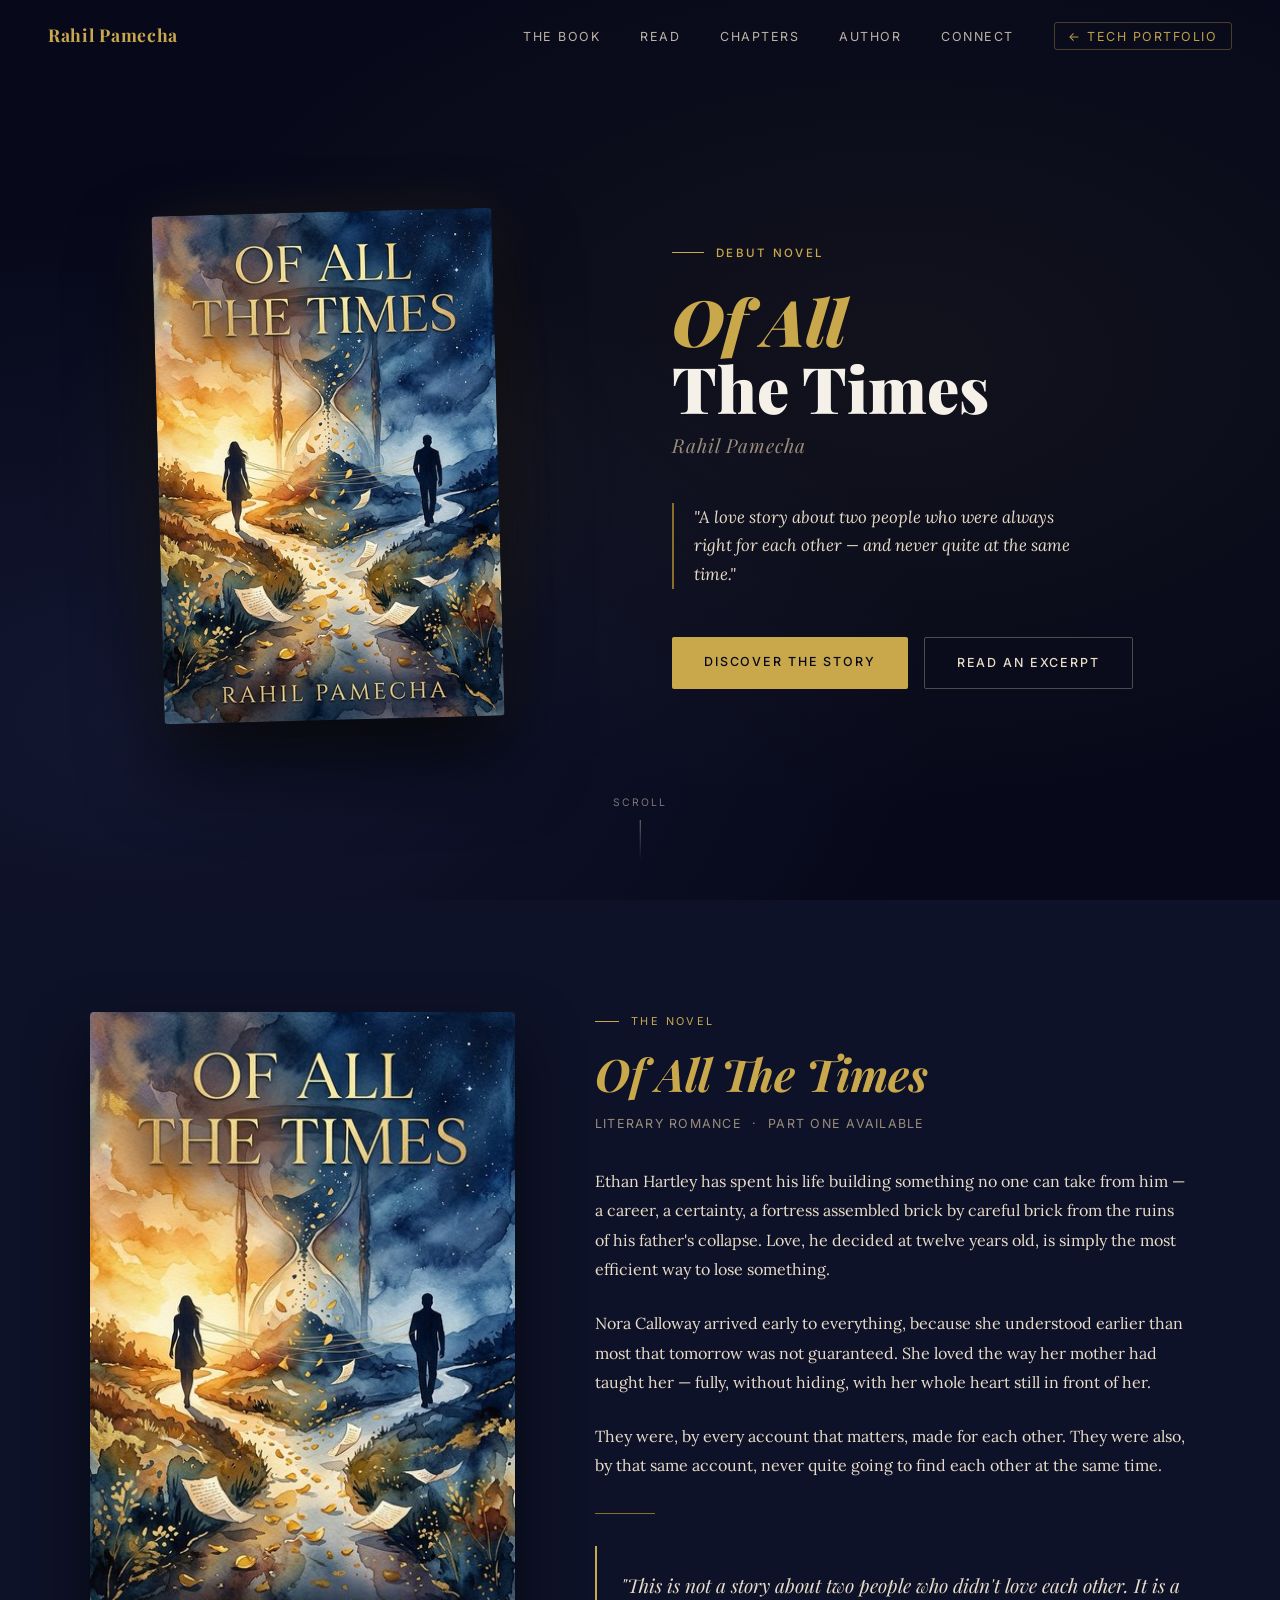
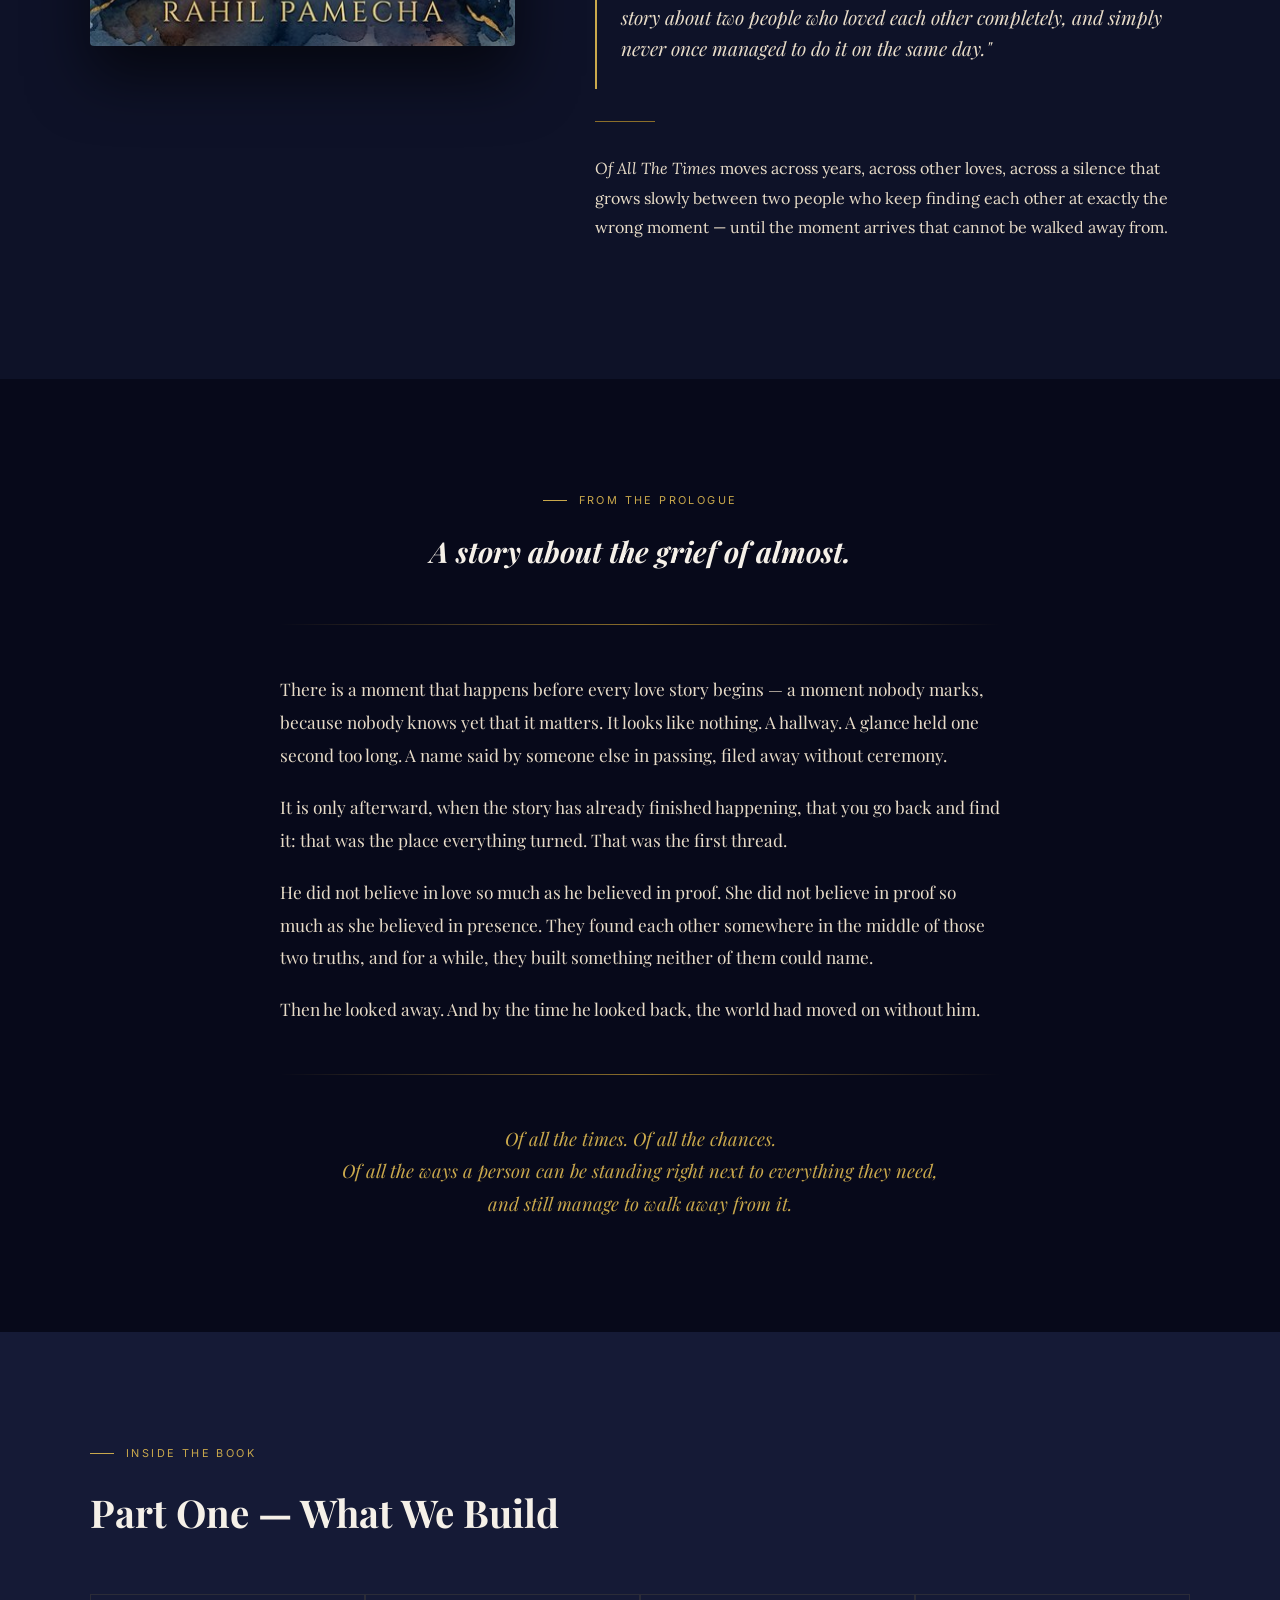
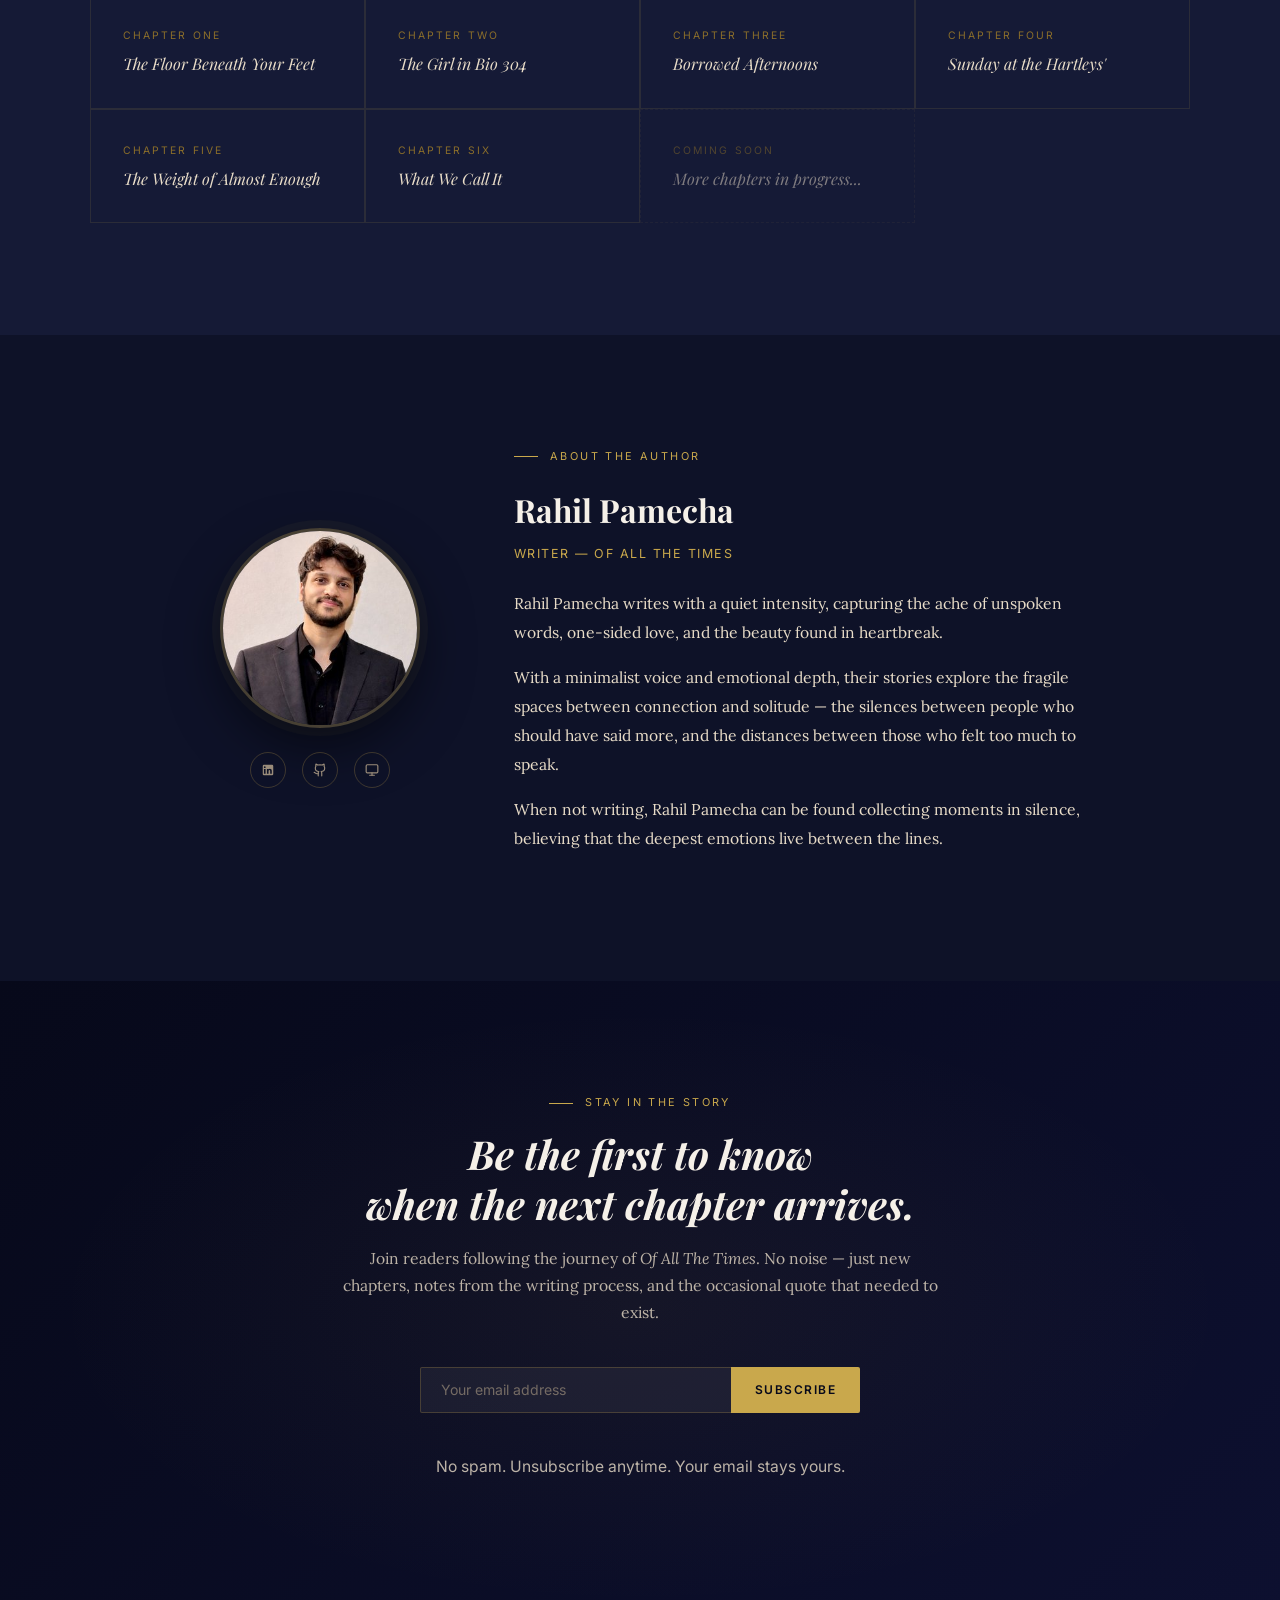
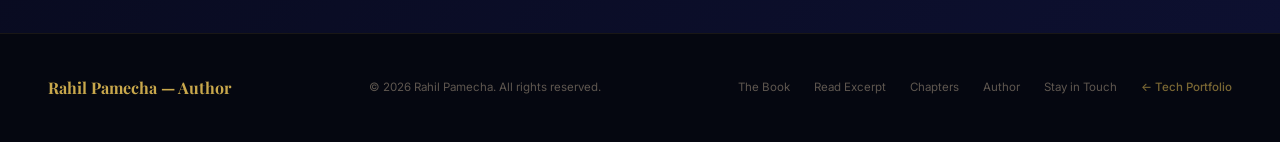
<file: book.html>
<!DOCTYPE html>
<html lang="en">
<head>
<meta charset="UTF-8">
<meta name="viewport" content="width=device-width, initial-scale=1.0">
<title>Rahil Pamecha — Author of "Of All The Times"</title>
<meta name="description" content="Official author page of Rahil Pamecha, author of the debut literary romance novel 'Of All The Times'. Read excerpts, chapter previews, and author biography.">
<meta name="keywords" content="Rahil Pamecha, Rahil Pamecha author, Rahil Pamecha book, Of All The Times, Rahil Pamecha writer, Of All The Times novel, literary romance, love story">
<meta name="author" content="Rahil Pamecha">
<meta name="robots" content="index, follow">
<meta name="google-site-verification" content="ayL37n2ZiwuXRQy0ONevMOcYsDTdZ2sj0wE-CNwsstM" />
<link rel="canonical" href="https://rahilpamecha.github.io/book.html">

<!-- Open Graph / Social Media -->
<meta property="og:type" content="book">
<meta property="og:title" content="Of All The Times — by Rahil Pamecha">
<meta property="og:description" content="A love story about two people who were always right for each other — and never quite at the same time. Debut novel by Rahil Pamecha.">
<meta property="og:url" content="https://rahilpamecha.github.io/book.html">
<meta property="og:image" content="https://rahilpamecha.github.io/images/book-cover.jpg">
<meta property="og:site_name" content="Rahil Pamecha — Author">
<meta property="book:author" content="https://rahilpamecha.github.io/">

<!-- Twitter Card -->
<meta name="twitter:card" content="summary_large_image">
<meta name="twitter:title" content="Of All The Times — by Rahil Pamecha">
<meta name="twitter:description" content="A love story about two people who were always right for each other — and never quite at the same time.">
<meta name="twitter:image" content="https://rahilpamecha.github.io/images/book-cover.jpg">

<!-- Favicon -->
<link rel="icon" href="data:image/svg+xml,<svg xmlns=%22http://www.w3.org/2000/svg%22 viewBox=%220 0 100 100%22><text y=%22.9em%22 font-size=%2290%22>📖</text></svg>">

<!-- Schema.org JSON-LD -->
<script type="application/ld+json">
{
  "@context": "https://schema.org",
  "@graph": [
    {
      "@type": "Person",
      "@id": "https://rahilpamecha.github.io/#author",
      "name": "Rahil Pamecha",
      "jobTitle": "Author & Software Professional",
      "url": "https://rahilpamecha.github.io",
      "sameAs": [
        "https://in.linkedin.com/in/rahilpamecha",
        "https://github.com/rahilpamecha"
      ]
    },
    {
      "@type": "Book",
      "@id": "https://rahilpamecha.github.io/book.html#book",
      "name": "Of All The Times",
      "author": {
        "@id": "https://rahilpamecha.github.io/#author"
      },
      "genre": "Literary Romance",
      "description": "A love story about two people who were always right for each other — and never quite at the same time.",
      "image": "https://rahilpamecha.github.io/images/book-cover.jpg",
      "inLanguage": "en",
      "url": "https://rahilpamecha.github.io/book.html"
    }
  ]
}
</script>

<link href="https://fonts.googleapis.com/css2?family=Playfair+Display:ital,wght@0,400;0,700;0,900;1,400;1,700&family=Lora:ital,wght@0,400;0,500;1,400&family=Inter:wght@300;400;500&display=swap" rel="stylesheet">
<style>
  *, *::before, *::after { box-sizing: border-box; margin: 0; padding: 0; }

  :root {
    --midnight: #07091A;
    --navy: #0E1228;
    --navy-light: #151A36;
    --gold: #C9A84C;
    --gold-dim: #8B6E2A;
    --parchment: #E8DCC8;
    --cream: #F5F0E8;
    --muted: #9A8C7A;
    --white: #FFFFFF;
    --serif: 'Playfair Display', Georgia, serif;
    --body: 'Lora', Georgia, serif;
    --sans: 'Inter', system-ui, sans-serif;
  }

  html { scroll-behavior: smooth; }

  body {
    background: var(--midnight);
    color: var(--parchment);
    font-family: var(--body);
    font-size: 17px;
    line-height: 1.75;
    overflow-x: hidden;
  }

  /* ── NAV ── */
  nav {
    position: fixed;
    top: 0; left: 0; right: 0;
    z-index: 100;
    display: flex;
    justify-content: space-between;
    align-items: center;
    padding: 1.25rem 3rem;
    background: transparent;
    transition: background 0.4s, backdrop-filter 0.4s, padding 0.3s;
  }
  nav.scrolled {
    background: rgba(7,9,26,0.92);
    backdrop-filter: blur(12px);
    padding: 0.85rem 3rem;
    border-bottom: 1px solid rgba(201,168,76,0.15);
  }
  .nav-logo {
    font-family: var(--serif);
    font-size: 1.1rem;
    font-weight: 700;
    letter-spacing: 0.04em;
    color: var(--gold);
    text-decoration: none;
  }
  .nav-links {
    display: flex;
    gap: 2.5rem;
    list-style: none;
  }
  .nav-links a {
    font-family: var(--sans);
    font-size: 0.78rem;
    font-weight: 400;
    letter-spacing: 0.12em;
    text-transform: uppercase;
    color: var(--parchment);
    text-decoration: none;
    opacity: 0.8;
    transition: opacity 0.2s, color 0.2s;
  }
  .nav-links a:hover { opacity: 1; color: var(--gold); }
  .nav-links .portfolio-btn {
    color: var(--gold) !important;
    border: 1px solid rgba(201,168,76,0.35);
    padding: 0.35rem 0.85rem;
    border-radius: 3px;
    opacity: 0.95 !important;
    transition: all 0.25s ease;
  }
  .nav-links .portfolio-btn:hover {
    background: rgba(201,168,76,0.12);
    border-color: var(--gold);
    color: var(--cream) !important;
  }


  /* ── HERO ── */
  #hero {
    min-height: 100vh;
    display: grid;
    grid-template-columns: 1fr 1fr;
    align-items: center;
    position: relative;
    overflow: hidden;
    padding: 6rem 3rem 4rem;
    gap: 4rem;
  }
  .hero-bg {
    position: absolute;
    inset: 0;
    background: radial-gradient(ellipse at 70% 40%, rgba(201,168,76,0.06) 0%, transparent 60%),
                radial-gradient(ellipse at 10% 80%, rgba(21,26,54,0.8) 0%, transparent 50%);
    pointer-events: none;
  }
  .hero-particles {
    position: absolute;
    inset: 0;
    pointer-events: none;
    overflow: hidden;
  }
  .particle {
    position: absolute;
    width: 2px;
    height: 2px;
    background: var(--gold);
    border-radius: 50%;
    opacity: 0;
    animation: drift var(--dur, 6s) var(--delay, 0s) ease-in-out infinite;
  }
  @keyframes drift {
    0% { transform: translateY(0) translateX(0); opacity: 0; }
    20% { opacity: var(--max-op, 0.4); }
    80% { opacity: var(--max-op, 0.4); }
    100% { transform: translateY(-120px) translateX(var(--dx, 20px)); opacity: 0; }
  }

  .hero-cover {
    position: relative;
    display: flex;
    justify-content: center;
    z-index: 1;
  }
  .hero-cover img {
    width: 100%;
    max-width: 340px;
    border-radius: 4px;
    box-shadow: 0 40px 80px rgba(0,0,0,0.7), 0 0 60px rgba(201,168,76,0.1);
    transform: rotate(-1.5deg);
    transition: transform 0.4s ease, box-shadow 0.4s ease;
  }
  .hero-cover img:hover {
    transform: rotate(0deg) scale(1.02);
    box-shadow: 0 50px 100px rgba(0,0,0,0.8), 0 0 80px rgba(201,168,76,0.2);
  }
  .hero-cover::before {
    content: '';
    position: absolute;
    inset: -20px;
    background: radial-gradient(ellipse, rgba(201,168,76,0.08) 0%, transparent 70%);
    z-index: -1;
  }

  .hero-text {
    z-index: 1;
  }
  .hero-eyebrow {
    font-family: var(--sans);
    font-size: 0.72rem;
    font-weight: 500;
    letter-spacing: 0.2em;
    text-transform: uppercase;
    color: var(--gold);
    margin-bottom: 1.5rem;
    display: flex;
    align-items: center;
    gap: 0.75rem;
  }
  .hero-eyebrow::before {
    content: '';
    display: inline-block;
    width: 32px;
    height: 1px;
    background: var(--gold);
  }
  .hero-title {
    font-family: var(--serif);
    font-size: clamp(2.8rem, 5vw, 4.5rem);
    font-weight: 900;
    line-height: 1.05;
    color: var(--cream);
    margin-bottom: 0.5rem;
  }
  .hero-title em {
    font-style: italic;
    color: var(--gold);
  }
  .hero-author {
    font-family: var(--serif);
    font-size: 1.2rem;
    font-weight: 400;
    font-style: italic;
    color: var(--muted);
    margin-bottom: 2.5rem;
    letter-spacing: 0.05em;
  }
  .hero-tagline {
    font-family: var(--body);
    font-size: 1.05rem;
    font-style: italic;
    color: var(--parchment);
    opacity: 0.85;
    line-height: 1.7;
    max-width: 420px;
    margin-bottom: 3rem;
    border-left: 2px solid var(--gold-dim);
    padding-left: 1.25rem;
  }
  .hero-cta {
    display: flex;
    gap: 1rem;
    flex-wrap: wrap;
  }
  .btn {
    display: inline-block;
    font-family: var(--sans);
    font-size: 0.78rem;
    font-weight: 500;
    letter-spacing: 0.15em;
    text-transform: uppercase;
    text-decoration: none;
    padding: 0.9rem 2rem;
    border-radius: 2px;
    transition: all 0.25s ease;
    cursor: pointer;
  }
  .btn-primary {
    background: var(--gold);
    color: var(--midnight);
  }
  .btn-primary:hover { background: #E0BC5E; transform: translateY(-2px); box-shadow: 0 8px 24px rgba(201,168,76,0.3); }
  .btn-outline {
    background: transparent;
    color: var(--parchment);
    border: 1px solid rgba(232,220,200,0.3);
  }
  .btn-outline:hover { border-color: var(--gold); color: var(--gold); transform: translateY(-2px); }

  .hero-scroll {
    position: absolute;
    bottom: 2.5rem;
    left: 50%;
    transform: translateX(-50%);
    display: flex;
    flex-direction: column;
    align-items: center;
    gap: 0.5rem;
    opacity: 0.5;
    font-family: var(--sans);
    font-size: 0.65rem;
    letter-spacing: 0.2em;
    text-transform: uppercase;
    animation: bounce 2s ease-in-out infinite;
  }
  .hero-scroll::after {
    content: '';
    display: block;
    width: 1px;
    height: 40px;
    background: linear-gradient(to bottom, var(--parchment), transparent);
  }
  @keyframes bounce {
    0%, 100% { transform: translateX(-50%) translateY(0); }
    50% { transform: translateX(-50%) translateY(6px); }
  }

  /* ── SECTIONS ── */
  section { position: relative; }

  .section-label {
    font-family: var(--sans);
    font-size: 0.68rem;
    letter-spacing: 0.22em;
    text-transform: uppercase;
    color: var(--gold);
    margin-bottom: 1rem;
    display: flex;
    align-items: center;
    gap: 0.75rem;
  }
  .section-label::before {
    content: '';
    display: inline-block;
    width: 24px;
    height: 1px;
    background: var(--gold);
  }

  /* ── ABOUT BOOK ── */
  #book {
    background: var(--navy);
    padding: 7rem 3rem;
  }
  .book-inner {
    max-width: 1100px;
    margin: 0 auto;
    display: grid;
    grid-template-columns: 1fr 1.4fr;
    gap: 5rem;
    align-items: start;
  }
  .book-cover-wrap {
    position: sticky;
    top: 7rem;
  }
  .book-cover-wrap img {
    width: 100%;
    border-radius: 4px;
    box-shadow: 0 30px 60px rgba(0,0,0,0.6);
  }
  .book-content h2 {
    font-family: var(--serif);
    font-size: clamp(2rem, 3.5vw, 3rem);
    font-weight: 700;
    line-height: 1.2;
    color: var(--cream);
    margin-bottom: 0.75rem;
  }
  .book-content h2 em { font-style: italic; color: var(--gold); }
  .book-meta {
    font-family: var(--sans);
    font-size: 0.78rem;
    letter-spacing: 0.1em;
    color: var(--muted);
    text-transform: uppercase;
    margin-bottom: 2rem;
  }
  .book-description {
    color: var(--parchment);
    opacity: 0.9;
    font-size: 1rem;
    line-height: 1.85;
    margin-bottom: 1.5rem;
  }
  .book-divider {
    width: 60px;
    height: 1px;
    background: var(--gold-dim);
    margin: 2rem 0;
  }
  .pull-quote {
    font-family: var(--serif);
    font-size: 1.2rem;
    font-style: italic;
    color: var(--parchment);
    line-height: 1.65;
    padding: 1.5rem 0 1.5rem 1.5rem;
    border-left: 2px solid var(--gold);
    margin: 2rem 0;
  }

  /* ── PROLOGUE TEASER ── */
  #teaser {
    background: var(--midnight);
    padding: 7rem 3rem;
  }
  .teaser-inner {
    max-width: 720px;
    margin: 0 auto;
    text-align: center;
  }
  .teaser-inner h3 {
    font-family: var(--serif);
    font-size: 1.8rem;
    font-style: italic;
    color: var(--cream);
    margin-bottom: 3rem;
  }
  .teaser-text {
    font-family: var(--serif);
    font-size: 1.08rem;
    line-height: 1.9;
    color: var(--parchment);
    opacity: 0.88;
    text-align: left;
    margin-bottom: 1.2rem;
  }
  .teaser-end {
    font-family: var(--serif);
    font-style: italic;
    font-size: 1.15rem;
    color: var(--gold);
    margin-top: 2.5rem;
    text-align: center;
  }
  .fade-line {
    width: 100%;
    height: 1px;
    background: linear-gradient(to right, transparent, var(--gold-dim), transparent);
    margin: 3rem 0;
  }

  /* ── CHAPTERS ── */
  #chapters {
    background: var(--navy-light);
    padding: 7rem 3rem;
  }
  .chapters-inner {
    max-width: 1100px;
    margin: 0 auto;
  }
  .chapters-inner h2 {
    font-family: var(--serif);
    font-size: 2.4rem;
    color: var(--cream);
    margin-bottom: 3rem;
  }
  .chapters-grid {
    display: grid;
    grid-template-columns: repeat(auto-fit, minmax(240px, 1fr));
    gap: 0;
  }
  .chapter-card {
    padding: 2rem;
    border: 1px solid rgba(201,168,76,0.12);
    transition: background 0.25s, border-color 0.25s;
    cursor: default;
  }
  .chapter-card:hover {
    background: rgba(201,168,76,0.04);
    border-color: rgba(201,168,76,0.3);
  }
  .chapter-num {
    font-family: var(--sans);
    font-size: 0.65rem;
    letter-spacing: 0.2em;
    text-transform: uppercase;
    color: var(--gold-dim);
    margin-bottom: 0.5rem;
  }
  .chapter-title {
    font-family: var(--serif);
    font-size: 1rem;
    font-style: italic;
    color: var(--parchment);
    line-height: 1.4;
  }

  /* ── AUTHOR ── */
  #author {
    background: var(--navy);
    padding: 7rem 3rem;
  }
  .author-inner {
    max-width: 900px;
    margin: 0 auto;
    display: grid;
    grid-template-columns: 260px 1fr;
    gap: 4rem;
    align-items: center;
  }
  .author-photo-wrap {
    display: flex;
    flex-direction: column;
    align-items: center;
    gap: 1.5rem;
  }
  .author-photo {
    width: 200px;
    height: 200px;
    border-radius: 50%;
    object-fit: cover;
    border: 3px solid rgba(201,168,76,0.3);
    box-shadow: 0 20px 50px rgba(0,0,0,0.5), 0 0 0 8px rgba(201,168,76,0.05);
  }
  .author-socials {
    display: flex;
    gap: 1rem;
  }
  .social-link {
    width: 36px;
    height: 36px;
    border: 1px solid rgba(201,168,76,0.25);
    border-radius: 50%;
    display: flex;
    align-items: center;
    justify-content: center;
    color: var(--muted);
    text-decoration: none;
    font-size: 0.8rem;
    transition: all 0.2s;
  }
  .social-link:hover { border-color: var(--gold); color: var(--gold); }
  .author-bio h2 {
    font-family: var(--serif);
    font-size: 2rem;
    color: var(--cream);
    margin-bottom: 0.25rem;
  }
  .author-bio .bio-title {
    font-family: var(--sans);
    font-size: 0.78rem;
    letter-spacing: 0.12em;
    text-transform: uppercase;
    color: var(--gold);
    margin-bottom: 1.5rem;
  }
  .author-bio p {
    color: var(--parchment);
    opacity: 0.88;
    font-size: 0.98rem;
    line-height: 1.85;
    margin-bottom: 1rem;
  }

  /* ── CONNECT ── */
  #connect {
    background: linear-gradient(135deg, var(--midnight) 0%, #0D1030 100%);
    padding: 7rem 3rem;
    text-align: center;
    position: relative;
    overflow: hidden;
  }
  #connect::before {
    content: '';
    position: absolute;
    inset: 0;
    background: radial-gradient(ellipse at 50% 50%, rgba(201,168,76,0.06) 0%, transparent 65%);
  }
  .connect-inner {
    max-width: 600px;
    margin: 0 auto;
    position: relative;
    z-index: 1;
  }
  #connect h2 {
    font-family: var(--serif);
    font-size: 2.5rem;
    font-style: italic;
    color: var(--cream);
    margin-bottom: 1rem;
    line-height: 1.25;
  }
  #connect p {
    color: var(--parchment);
    opacity: 0.8;
    margin-bottom: 2.5rem;
    font-size: 0.98rem;
  }
  .email-form {
    display: flex;
    gap: 0;
    max-width: 440px;
    margin: 0 auto 2.5rem;
  }
  .email-form input {
    flex: 1;
    background: rgba(255,255,255,0.05);
    border: 1px solid rgba(201,168,76,0.25);
    border-right: none;
    color: var(--cream);
    font-family: var(--sans);
    font-size: 0.88rem;
    padding: 0.85rem 1.25rem;
    outline: none;
    border-radius: 2px 0 0 2px;
    transition: border-color 0.2s;
  }
  .email-form input::placeholder { color: var(--muted); opacity: 0.7; }
  .email-form input:focus { border-color: var(--gold); }
  .email-form button {
    background: var(--gold);
    color: var(--midnight);
    font-family: var(--sans);
    font-size: 0.75rem;
    font-weight: 600;
    letter-spacing: 0.12em;
    text-transform: uppercase;
    padding: 0.85rem 1.5rem;
    border: none;
    border-radius: 0 2px 2px 0;
    cursor: pointer;
    transition: background 0.2s;
    white-space: nowrap;
  }
  .email-form button:hover { background: #E0BC5E; }
  .connect-note {
    font-family: var(--sans);
    font-size: 0.72rem;
    color: var(--muted);
    opacity: 0.7;
  }

  /* ── FOOTER ── */
  footer {
    background: #050710;
    padding: 2.5rem 3rem;
    display: flex;
    justify-content: space-between;
    align-items: center;
    border-top: 1px solid rgba(201,168,76,0.1);
  }
  .footer-logo {
    font-family: var(--serif);
    font-size: 1rem;
    color: var(--gold);
    font-weight: 700;
  }
  .footer-copy {
    font-family: var(--sans);
    font-size: 0.72rem;
    color: var(--muted);
    opacity: 0.6;
  }
  .footer-links {
    display: flex;
    gap: 1.5rem;
  }
  .footer-links a {
    font-family: var(--sans);
    font-size: 0.72rem;
    color: var(--muted);
    text-decoration: none;
    opacity: 0.6;
    transition: opacity 0.2s, color 0.2s;
  }
  .footer-links a:hover { opacity: 1; color: var(--gold); }

  /* ── REVEAL ── */
  .reveal {
    opacity: 0;
    transform: translateY(32px);
    transition: opacity 0.8s ease, transform 0.8s ease;
  }
  .reveal.visible {
    opacity: 1;
    transform: none;
  }
  .reveal-delay-1 { transition-delay: 0.15s; }
  .reveal-delay-2 { transition-delay: 0.3s; }
  .reveal-delay-3 { transition-delay: 0.45s; }

  /* ── MOBILE ── */
  @media (max-width: 768px) {
    nav { padding: 1rem 1.5rem; }
    nav.scrolled { padding: 0.75rem 1.5rem; }
    .nav-links { display: none; }
    #hero { grid-template-columns: 1fr; padding: 5rem 1.5rem 3rem; gap: 2.5rem; }
    .hero-cover { order: -1; }
    .hero-cover img { max-width: 220px; }
    .book-inner { grid-template-columns: 1fr; gap: 2.5rem; }
    .book-cover-wrap { position: static; }
    .author-inner { grid-template-columns: 1fr; text-align: center; }
    .author-photo-wrap { flex-direction: row; justify-content: center; flex-wrap: wrap; }
    #book, #teaser, #chapters, #author, #connect { padding: 5rem 1.5rem; }
    footer { flex-direction: column; gap: 1rem; text-align: center; }
    .email-form { flex-direction: column; }
    .email-form input { border-right: 1px solid rgba(201,168,76,0.25); border-bottom: none; border-radius: 2px 2px 0 0; }
    .email-form button { border-radius: 0 0 2px 2px; padding: 0.85rem; }
  }
</style>
</head>
<body>

<!-- NAV -->
<nav id="navbar">
  <a href="#hero" class="nav-logo">Rahil Pamecha</a>
  <ul class="nav-links">
    <li><a href="#book">The Book</a></li>
    <li><a href="#teaser">Read</a></li>
    <li><a href="#chapters">Chapters</a></li>
    <li><a href="#author">Author</a></li>
    <li><a href="#connect">Connect</a></li>
    <li><a href="index.html" class="portfolio-btn">&larr; Tech Portfolio</a></li>
  </ul>
</nav>

<!-- HERO -->
<section id="hero">
  <div class="hero-bg"></div>
  <div class="hero-particles" id="particles"></div>

  <div class="hero-cover reveal">
    <img src="images/book-cover.jpg" alt="Of All The Times — Book Cover" loading="eager">
  </div>

  <div class="hero-text">
    <div class="hero-eyebrow reveal">Debut Novel</div>
    <h1 class="hero-title reveal reveal-delay-1">
      <em>Of All</em><br>The Times
    </h1>
    <p class="hero-author reveal reveal-delay-2">Rahil Pamecha</p>
    <p class="hero-tagline reveal reveal-delay-2">
      "A love story about two people who were always right for each other — and never quite at the same time."
    </p>
    <div class="hero-cta reveal reveal-delay-3">
      <a href="#book" class="btn btn-primary">Discover the Story</a>
      <a href="#teaser" class="btn btn-outline">Read an Excerpt</a>
    </div>
  </div>

  <div class="hero-scroll">Scroll</div>
</section>

<!-- BOOK -->
<section id="book">
  <div class="book-inner">
    <div class="book-cover-wrap reveal">
      <img src="images/book-cover.jpg" alt="Of All The Times" loading="lazy">
    </div>
    <div class="book-content">
      <div class="section-label reveal">The Novel</div>
      <h2 class="reveal reveal-delay-1"><em>Of All The Times</em></h2>
      <p class="book-meta reveal reveal-delay-1">Literary Romance &nbsp;·&nbsp; Part One Available</p>
      <p class="book-description reveal reveal-delay-2">
        Ethan Hartley has spent his life building something no one can take from him — a career, a certainty, a fortress assembled brick by careful brick from the ruins of his father's collapse. Love, he decided at twelve years old, is simply the most efficient way to lose something.
      </p>
      <p class="book-description reveal reveal-delay-2">
        Nora Calloway arrived early to everything, because she understood earlier than most that tomorrow was not guaranteed. She loved the way her mother had taught her — fully, without hiding, with her whole heart still in front of her.
      </p>
      <p class="book-description reveal reveal-delay-2">
        They were, by every account that matters, made for each other. They were also, by that same account, never quite going to find each other at the same time.
      </p>
      <div class="book-divider reveal"></div>
      <blockquote class="pull-quote reveal">
        "This is not a story about two people who didn't love each other. It is a story about two people who loved each other completely, and simply never once managed to do it on the same day."
      </blockquote>
      <div class="book-divider reveal"></div>
      <p class="book-description reveal">
        <em>Of All The Times</em> moves across years, across other loves, across a silence that grows slowly between two people who keep finding each other at exactly the wrong moment — until the moment arrives that cannot be walked away from.
      </p>
    </div>
  </div>
</section>

<!-- PROLOGUE TEASER -->
<section id="teaser">
  <div class="teaser-inner">
    <div class="section-label reveal" style="justify-content:center;">From the Prologue</div>
    <h3 class="reveal reveal-delay-1">A story about the grief of almost.</h3>
    <div class="fade-line reveal"></div>
    <p class="teaser-text reveal">
      There is a moment that happens before every love story begins — a moment nobody marks, because nobody knows yet that it matters. It looks like nothing. A hallway. A glance held one second too long. A name said by someone else in passing, filed away without ceremony.
    </p>
    <p class="teaser-text reveal">
      It is only afterward, when the story has already finished happening, that you go back and find it: that was the place everything turned. That was the first thread.
    </p>
    <p class="teaser-text reveal">
      He did not believe in love so much as he believed in proof. She did not believe in proof so much as she believed in presence. They found each other somewhere in the middle of those two truths, and for a while, they built something neither of them could name.
    </p>
    <p class="teaser-text reveal">
      Then he looked away. And by the time he looked back, the world had moved on without him.
    </p>
    <div class="fade-line reveal"></div>
    <p class="teaser-end reveal">
      Of all the times. Of all the chances.<br>
      Of all the ways a person can be standing right next to everything they need,<br>
      and still manage to walk away from it.
    </p>
  </div>
</section>

<!-- CHAPTERS -->
<section id="chapters">
  <div class="chapters-inner">
    <div class="section-label reveal">Inside the Book</div>
    <h2 class="reveal reveal-delay-1">Part One — What We Build</h2>
    <div class="chapters-grid">
      <div class="chapter-card reveal">
        <div class="chapter-num">Chapter One</div>
        <div class="chapter-title">The Floor Beneath Your Feet</div>
      </div>
      <div class="chapter-card reveal reveal-delay-1">
        <div class="chapter-num">Chapter Two</div>
        <div class="chapter-title">The Girl in Bio 304</div>
      </div>
      <div class="chapter-card reveal reveal-delay-2">
        <div class="chapter-num">Chapter Three</div>
        <div class="chapter-title">Borrowed Afternoons</div>
      </div>
      <div class="chapter-card reveal reveal-delay-3">
        <div class="chapter-num">Chapter Four</div>
        <div class="chapter-title">Sunday at the Hartleys'</div>
      </div>
      <div class="chapter-card reveal">
        <div class="chapter-num">Chapter Five</div>
        <div class="chapter-title">The Weight of Almost Enough</div>
      </div>
      <div class="chapter-card reveal reveal-delay-1">
        <div class="chapter-num">Chapter Six</div>
        <div class="chapter-title">What We Call It</div>
      </div>
      <div class="chapter-card reveal reveal-delay-2" style="border-style: dashed; opacity: 0.5;">
        <div class="chapter-num">Coming Soon</div>
        <div class="chapter-title">More chapters in progress...</div>
      </div>
    </div>
  </div>
</section>

<!-- AUTHOR -->
<section id="author">
  <div class="author-inner">
    <div class="author-photo-wrap reveal">
      <img class="author-photo" src="images/rahil-pamecha-author.jpg" alt="Rahil Pamecha">
      <div class="author-socials">
        <a href="https://in.linkedin.com/in/rahilpamecha" target="_blank" rel="noopener noreferrer" class="social-link" title="LinkedIn" aria-label="LinkedIn">
          <svg width="14" height="14" viewBox="0 0 24 24" fill="currentColor"><path d="M19 3a2 2 0 0 1 2 2v14a2 2 0 0 1-2 2H5a2 2 0 0 1-2-2V5a2 2 0 0 1 2-2h14m-.5 15.5v-5.3a3.26 3.26 0 0 0-3.26-3.26c-.85 0-1.84.52-2.28 1.3v-1.11h-2.79v8.37h2.79v-4.93c0-.77.62-1.4 1.39-1.4a1.4 1.4 0 0 1 1.4 1.4v4.93h2.75M6.46 8.76a1.5 1.5 0 1 0-.01-3 1.5 1.5 0 0 0 .01 3m1.39 9.74v-8.37H5.07v8.37h2.78z"/></svg>
        </a>
        <a href="https://github.com/rahilpamecha" target="_blank" rel="noopener noreferrer" class="social-link" title="GitHub" aria-label="GitHub">
          <svg width="14" height="14" viewBox="0 0 24 24" fill="none" stroke="currentColor" stroke-width="2" stroke-linecap="round" stroke-linejoin="round"><path d="M15 22v-4a4.8 4.8 0 0 0-1-3.5c3 0 6-2 6-5.5.08-1.25-.27-2.48-1-3.5.28-1.15.28-2.35 0-3.5 0 0-1 0-3 1.5-2.64-.5-5.36-.5-8 0C6 2 5 2 5 2c-.3 1.15-.3 2.35 0 3.5A5.403 5.403 0 0 0 4 9c0 3.5 3 5.5 6 5.5-.39.49-.68 1.05-.85 1.65-.17.6-.22 1.23-.15 1.85v4"/><path d="M9 18c-4.51 2-5-2-7-2"/></svg>
        </a>
        <a href="index.html" class="social-link" title="Tech Portfolio" aria-label="Tech Portfolio">
          <svg width="14" height="14" viewBox="0 0 24 24" fill="none" stroke="currentColor" stroke-width="2" stroke-linecap="round" stroke-linejoin="round"><rect x="2" y="3" width="20" height="14" rx="2" ry="2"/><line x1="8" y1="21" x2="16" y2="21"/><line x1="12" y1="17" x2="12" y2="21"/></svg>
        </a>
      </div>
    </div>
    <div class="author-bio">
      <div class="section-label reveal">About the Author</div>
      <h2 class="reveal reveal-delay-1">Rahil Pamecha</h2>
      <p class="bio-title reveal reveal-delay-1">Writer — Of All The Times</p>
      <p class="reveal reveal-delay-2">Rahil Pamecha writes with a quiet intensity, capturing the ache of unspoken words, one-sided love, and the beauty found in heartbreak.</p>
      <p class="reveal reveal-delay-2">With a minimalist voice and emotional depth, their stories explore the fragile spaces between connection and solitude — the silences between people who should have said more, and the distances between those who felt too much to speak.</p>
      <p class="reveal reveal-delay-3">When not writing, Rahil Pamecha can be found collecting moments in silence, believing that the deepest emotions live between the lines.</p>
    </div>
  </div>
</section>

<!-- CONNECT -->
<section id="connect">
  <div class="connect-inner">
    <div class="section-label reveal" style="justify-content:center;">Stay in the Story</div>
    <h2 class="reveal reveal-delay-1">Be the first to know<br><em>when the next chapter arrives.</em></h2>
    <p class="reveal reveal-delay-2">Join readers following the journey of <em>Of All The Times</em>. No noise — just new chapters, notes from the writing process, and the occasional quote that needed to exist.</p>
    <form class="email-form reveal reveal-delay-2" onsubmit="handleSubscribe(event)">
      <input type="email" placeholder="Your email address" required id="email-input">
      <button type="submit">Subscribe</button>
    </form>
    <p class="connect-note reveal reveal-delay-3">No spam. Unsubscribe anytime. Your email stays yours.</p>
  </div>
</section>

<!-- FOOTER -->
<footer>
  <div class="footer-logo">Rahil Pamecha — Author</div>
  <div class="footer-copy">&copy; 2026 Rahil Pamecha. All rights reserved.</div>
  <div class="footer-links">
    <a href="#book">The Book</a>
    <a href="#teaser">Read Excerpt</a>
    <a href="#chapters">Chapters</a>
    <a href="#author">Author</a>
    <a href="#connect">Stay in Touch</a>
    <a href="index.html" style="color: var(--gold); font-weight: 500;">&larr; Tech Portfolio</a>
  </div>
</footer>

<script>
// Nav scroll
const navbar = document.getElementById('navbar');
window.addEventListener('scroll', () => {
  navbar.classList.toggle('scrolled', window.scrollY > 60);
});

// Intersection observer — reveal on scroll
const revealEls = document.querySelectorAll('.reveal');
const observer = new IntersectionObserver((entries) => {
  entries.forEach(e => {
    if (e.isIntersecting) {
      e.target.classList.add('visible');
      observer.unobserve(e.target);
    }
  });
}, { threshold: 0.12 });
revealEls.forEach(el => observer.observe(el));

// Hero reveals immediately
document.querySelectorAll('#hero .reveal').forEach((el, i) => {
  setTimeout(() => el.classList.add('visible'), 200 + i * 150);
});

// Particles
const particleContainer = document.getElementById('particles');
for (let i = 0; i < 25; i++) {
  const p = document.createElement('div');
  p.className = 'particle';
  p.style.cssText = `
    left: ${30 + Math.random() * 40}%;
    top: ${20 + Math.random() * 50}%;
    --dur: ${5 + Math.random() * 8}s;
    --delay: ${Math.random() * 6}s;
    --dx: ${(Math.random() - 0.5) * 60}px;
    --max-op: ${0.2 + Math.random() * 0.35};
    width: ${1 + Math.random() * 2}px;
    height: ${1 + Math.random() * 2}px;
  `;
  particleContainer.appendChild(p);
}

// Subscribe
function handleSubscribe(e) {
  e.preventDefault();
  const btn = e.target.querySelector('button');
  const input = document.getElementById('email-input');
  btn.textContent = 'Thank you ✓';
  btn.style.background = '#5A8A5A';
  input.value = '';
  input.disabled = true;
  btn.disabled = true;
}
</script>
</body>
</html>
</file>
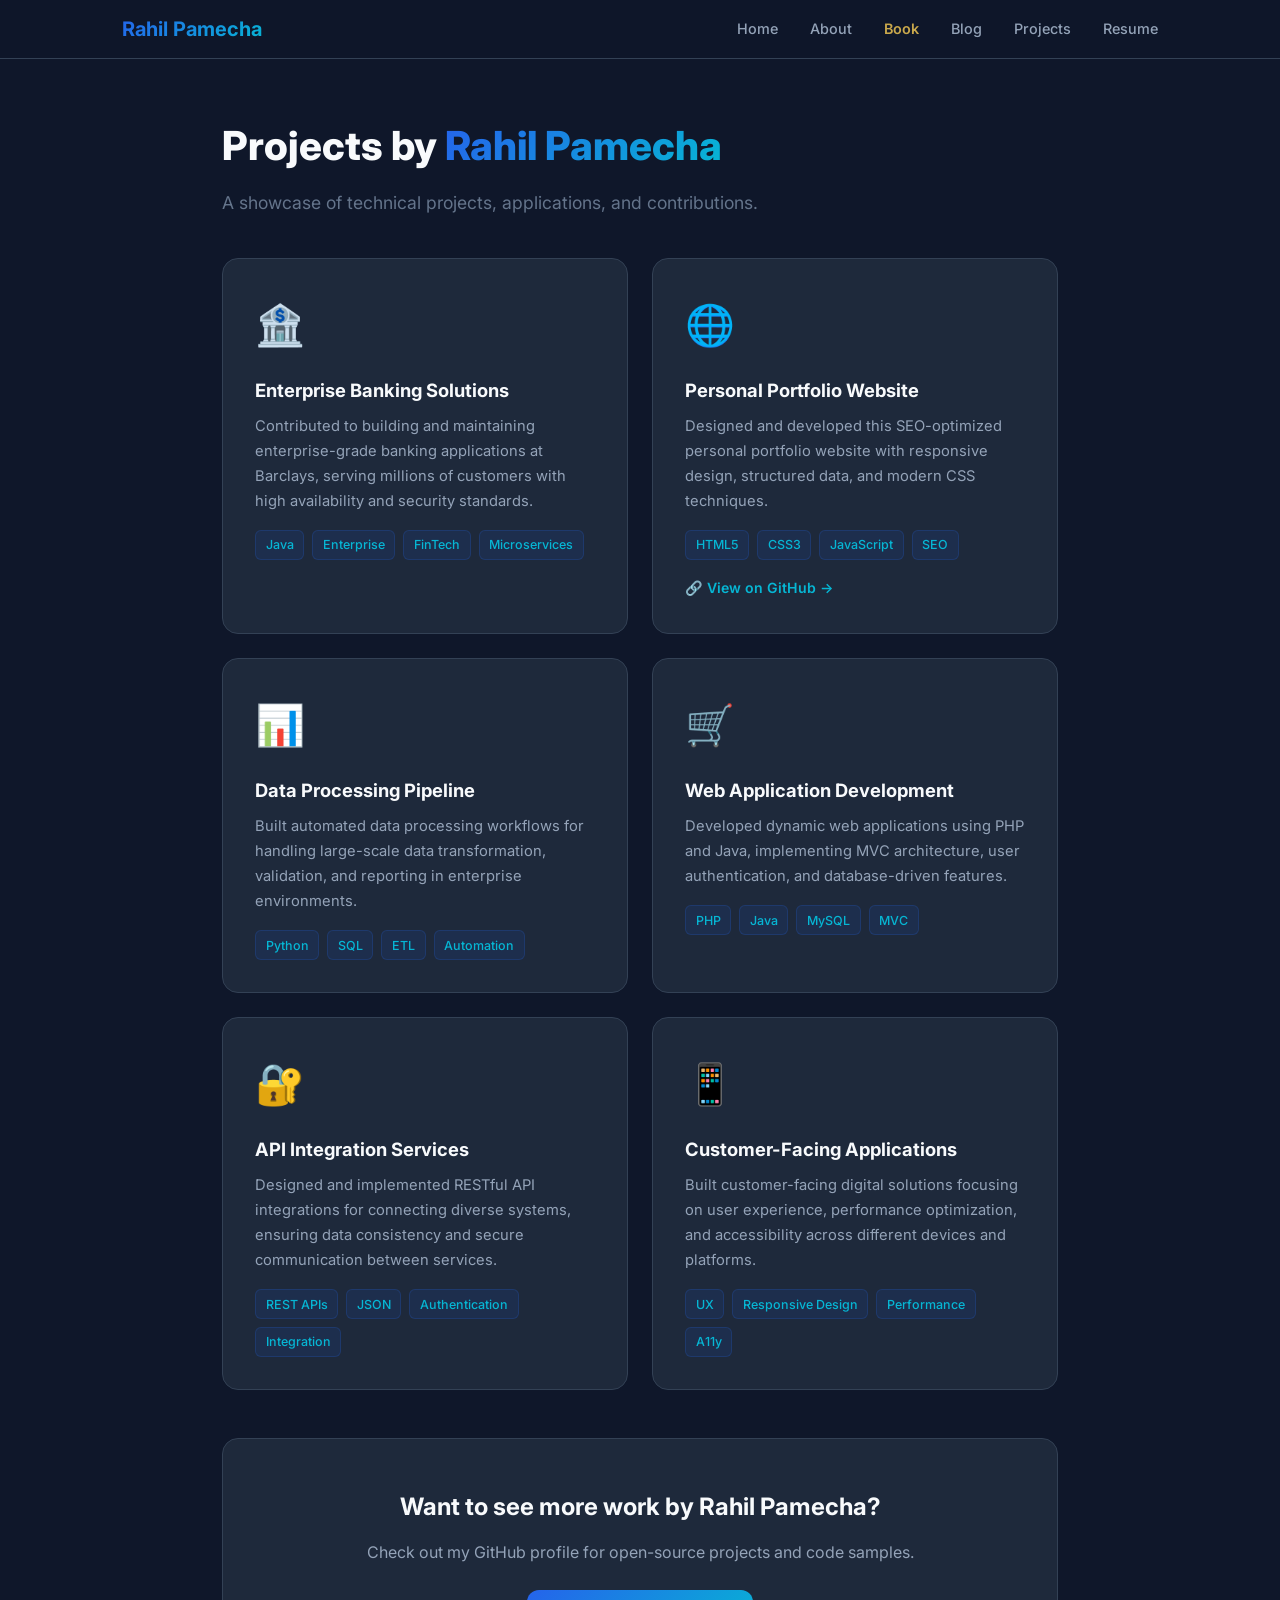
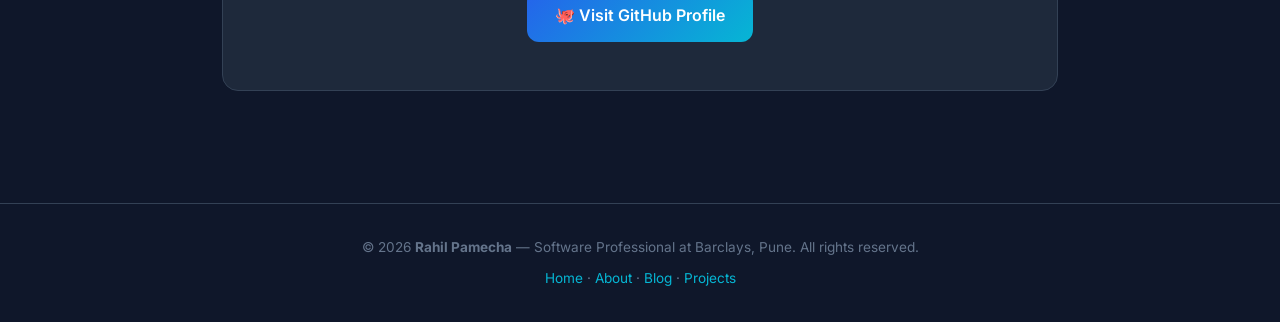
<file: projects.html>
<!DOCTYPE html>
<html lang="en">
<head>
    <meta charset="UTF-8">
    <meta name="viewport" content="width=device-width, initial-scale=1.0">
    <title>Projects — Rahil Pamecha | Software Engineer Portfolio</title>
    <meta name="description" content="Explore projects and technical work by Rahil Pamecha. Software professional at Barclays, Pune. View web applications, tools, and open-source contributions.">
    <meta name="keywords" content="Rahil Pamecha projects, Rahil Pamecha portfolio, Rahil Pamecha GitHub, Rahil Pamecha software engineer, Rahil Pamecha developer">
    <meta name="author" content="Rahil Pamecha">
    <meta name="robots" content="index, follow">
    <meta name="google-site-verification" content="ayL37n2ZiwuXRQy0ONevMOcYsDTdZ2sj0wE-CNwsstM" />
    <link rel="canonical" href="https://rahilpamecha.github.io/projects.html">

    <meta property="og:type" content="website">
    <meta property="og:title" content="Projects by Rahil Pamecha — Software Engineer Portfolio">
    <meta property="og:description" content="Technical projects and portfolio by Rahil Pamecha, software professional at Barclays.">
    <meta property="og:url" content="https://rahilpamecha.github.io/projects.html">

    <link rel="preconnect" href="https://fonts.googleapis.com">
    <link rel="preconnect" href="https://fonts.gstatic.com" crossorigin>
    <link href="https://fonts.googleapis.com/css2?family=Inter:wght@300;400;500;600;700;800&display=swap" rel="stylesheet">
    <style>
        :root { --primary: #2563eb; --accent: #06b6d4; --bg-dark: #0f172a; --bg-card: #1e293b; --text-primary: #f8fafc; --text-secondary: #94a3b8; --text-muted: #64748b; --border: #334155; --gradient-1: linear-gradient(135deg, #2563eb, #06b6d4); }
        * { margin: 0; padding: 0; box-sizing: border-box; }
        body { font-family: 'Inter', sans-serif; background: var(--bg-dark); color: var(--text-primary); line-height: 1.7; }
        nav { position: fixed; top: 0; width: 100%; z-index: 1000; background: rgba(15,23,42,0.85); backdrop-filter: blur(20px); border-bottom: 1px solid var(--border); padding: 0.75rem 0; }
        .nav-container { max-width: 1100px; margin: 0 auto; padding: 0 2rem; display: flex; justify-content: space-between; align-items: center; }
        .nav-logo { font-size: 1.25rem; font-weight: 700; background: var(--gradient-1); -webkit-background-clip: text; -webkit-text-fill-color: transparent; text-decoration: none; }
        .nav-links { display: flex; list-style: none; gap: 2rem; }
        .nav-links a { color: var(--text-secondary); text-decoration: none; font-size: 0.9rem; font-weight: 500; transition: color 0.3s; }
        .nav-links a:hover { color: var(--text-primary); }
        .container { max-width: 900px; margin: 0 auto; padding: 7rem 2rem 4rem; }
        h1 { font-size: 2.5rem; font-weight: 800; margin-bottom: 0.5rem; }
        h1 .highlight { background: var(--gradient-1); -webkit-background-clip: text; -webkit-text-fill-color: transparent; }
        .subtitle { color: var(--text-muted); font-size: 1.1rem; margin-bottom: 2.5rem; }
        .projects-grid { display: grid; grid-template-columns: repeat(auto-fit, minmax(280px, 1fr)); gap: 1.5rem; }
        .project-card { background: var(--bg-card); padding: 2rem; border-radius: 16px; border: 1px solid var(--border); transition: border-color 0.3s, transform 0.3s; }
        .project-card:hover { border-color: var(--primary); transform: translateY(-4px); }
        .project-icon { font-size: 2.5rem; margin-bottom: 1rem; }
        .project-card h2 { font-size: 1.15rem; font-weight: 700; margin-bottom: 0.5rem; }
        .project-card p { color: var(--text-secondary); font-size: 0.92rem; margin-bottom: 1rem; }
        .tags { display: flex; flex-wrap: wrap; gap: 0.5rem; }
        .tag { padding: 0.2rem 0.6rem; background: rgba(37,99,235,0.1); border: 1px solid rgba(37,99,235,0.2); border-radius: 6px; font-size: 0.78rem; color: var(--accent); font-weight: 500; }
        .project-link { display: inline-flex; align-items: center; gap: 0.35rem; color: var(--accent); font-size: 0.88rem; font-weight: 600; text-decoration: none; margin-top: 1rem; }
        .project-link:hover { text-decoration: underline; }
        .cta-section { text-align: center; margin-top: 3rem; padding: 3rem; background: var(--bg-card); border-radius: 16px; border: 1px solid var(--border); }
        .cta-section h2 { font-size: 1.5rem; margin-bottom: 0.75rem; }
        .cta-section p { color: var(--text-secondary); margin-bottom: 1.5rem; }
        .cta { display: inline-flex; align-items: center; gap: 0.5rem; padding: 0.75rem 1.75rem; border-radius: 12px; background: var(--gradient-1); color: white; text-decoration: none; font-weight: 600; transition: transform 0.3s; }
        .cta:hover { transform: translateY(-2px); }
        footer { text-align: center; padding: 2rem; border-top: 1px solid var(--border); color: var(--text-muted); font-size: 0.85rem; margin-top: 3rem; }
        footer a { color: var(--accent); text-decoration: none; }
        @media (max-width: 768px) { h1 { font-size: 1.75rem; } .nav-links { display: none; } }
    </style>
</head>
<body>
    <nav>
        <div class="nav-container">
            <a href="index.html" class="nav-logo">Rahil Pamecha</a>
            <ul class="nav-links">
                <li><a href="index.html">Home</a></li>
                <li><a href="about.html">About</a></li>
                <li><a href="book.html" style="color: #c9a84c; font-weight: 600;">Book</a></li>
                <li><a href="blog.html">Blog</a></li>
                <li><a href="projects.html">Projects</a></li>
                <li><a href="resume.html">Resume</a></li>
            </ul>
        </div>
    </nav>

    <div class="container">
        <h1>Projects by <span class="highlight">Rahil Pamecha</span></h1>
        <p class="subtitle">A showcase of technical projects, applications, and contributions.</p>

        <div class="projects-grid">
            <div class="project-card">
                <div class="project-icon">🏦</div>
                <h2>Enterprise Banking Solutions</h2>
                <p>Contributed to building and maintaining enterprise-grade banking applications at Barclays, serving millions of customers with high availability and security standards.</p>
                <div class="tags">
                    <span class="tag">Java</span>
                    <span class="tag">Enterprise</span>
                    <span class="tag">FinTech</span>
                    <span class="tag">Microservices</span>
                </div>
            </div>

            <div class="project-card">
                <div class="project-icon">🌐</div>
                <h2>Personal Portfolio Website</h2>
                <p>Designed and developed this SEO-optimized personal portfolio website with responsive design, structured data, and modern CSS techniques.</p>
                <div class="tags">
                    <span class="tag">HTML5</span>
                    <span class="tag">CSS3</span>
                    <span class="tag">JavaScript</span>
                    <span class="tag">SEO</span>
                </div>
                <a href="https://github.com/rahilpamecha/rahilpamecha.github.io" class="project-link" target="_blank" rel="noopener noreferrer">🔗 View on GitHub →</a>
            </div>

            <div class="project-card">
                <div class="project-icon">📊</div>
                <h2>Data Processing Pipeline</h2>
                <p>Built automated data processing workflows for handling large-scale data transformation, validation, and reporting in enterprise environments.</p>
                <div class="tags">
                    <span class="tag">Python</span>
                    <span class="tag">SQL</span>
                    <span class="tag">ETL</span>
                    <span class="tag">Automation</span>
                </div>
            </div>

            <div class="project-card">
                <div class="project-icon">🛒</div>
                <h2>Web Application Development</h2>
                <p>Developed dynamic web applications using PHP and Java, implementing MVC architecture, user authentication, and database-driven features.</p>
                <div class="tags">
                    <span class="tag">PHP</span>
                    <span class="tag">Java</span>
                    <span class="tag">MySQL</span>
                    <span class="tag">MVC</span>
                </div>
            </div>

            <div class="project-card">
                <div class="project-icon">🔐</div>
                <h2>API Integration Services</h2>
                <p>Designed and implemented RESTful API integrations for connecting diverse systems, ensuring data consistency and secure communication between services.</p>
                <div class="tags">
                    <span class="tag">REST APIs</span>
                    <span class="tag">JSON</span>
                    <span class="tag">Authentication</span>
                    <span class="tag">Integration</span>
                </div>
            </div>

            <div class="project-card">
                <div class="project-icon">📱</div>
                <h2>Customer-Facing Applications</h2>
                <p>Built customer-facing digital solutions focusing on user experience, performance optimization, and accessibility across different devices and platforms.</p>
                <div class="tags">
                    <span class="tag">UX</span>
                    <span class="tag">Responsive Design</span>
                    <span class="tag">Performance</span>
                    <span class="tag">A11y</span>
                </div>
            </div>
        </div>

        <div class="cta-section">
            <h2>Want to see more work by Rahil Pamecha?</h2>
            <p>Check out my GitHub profile for open-source projects and code samples.</p>
            <a href="https://github.com/rahilpamecha" class="cta" target="_blank" rel="noopener noreferrer">🐙 Visit GitHub Profile</a>
        </div>
    </div>

    <footer>
        <p>&copy; 2026 <strong>Rahil Pamecha</strong> — Software Professional at Barclays, Pune. All rights reserved.</p>
        <p style="margin-top: 0.5rem;">
            <a href="index.html">Home</a> · <a href="about.html">About</a> · <a href="blog.html">Blog</a> · <a href="projects.html">Projects</a>
        </p>
    </footer>
</body>
</html>
</file>
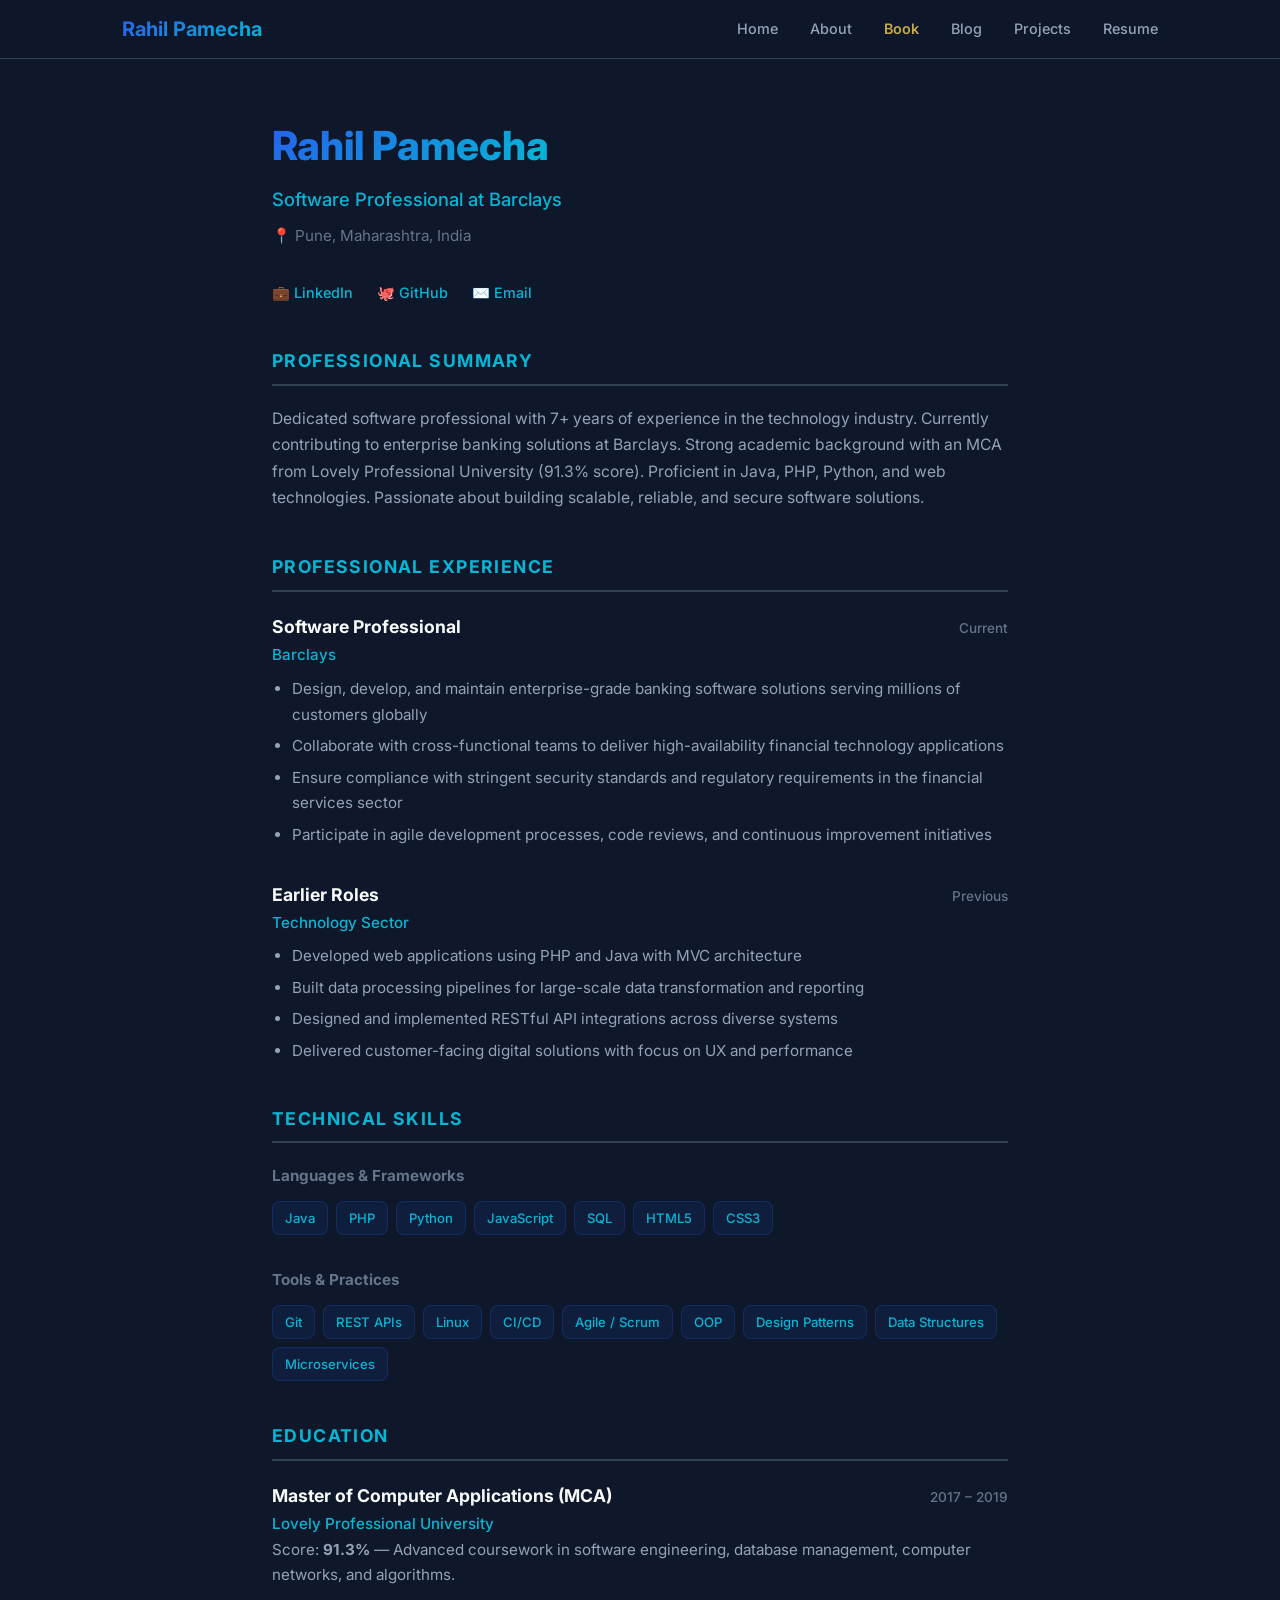
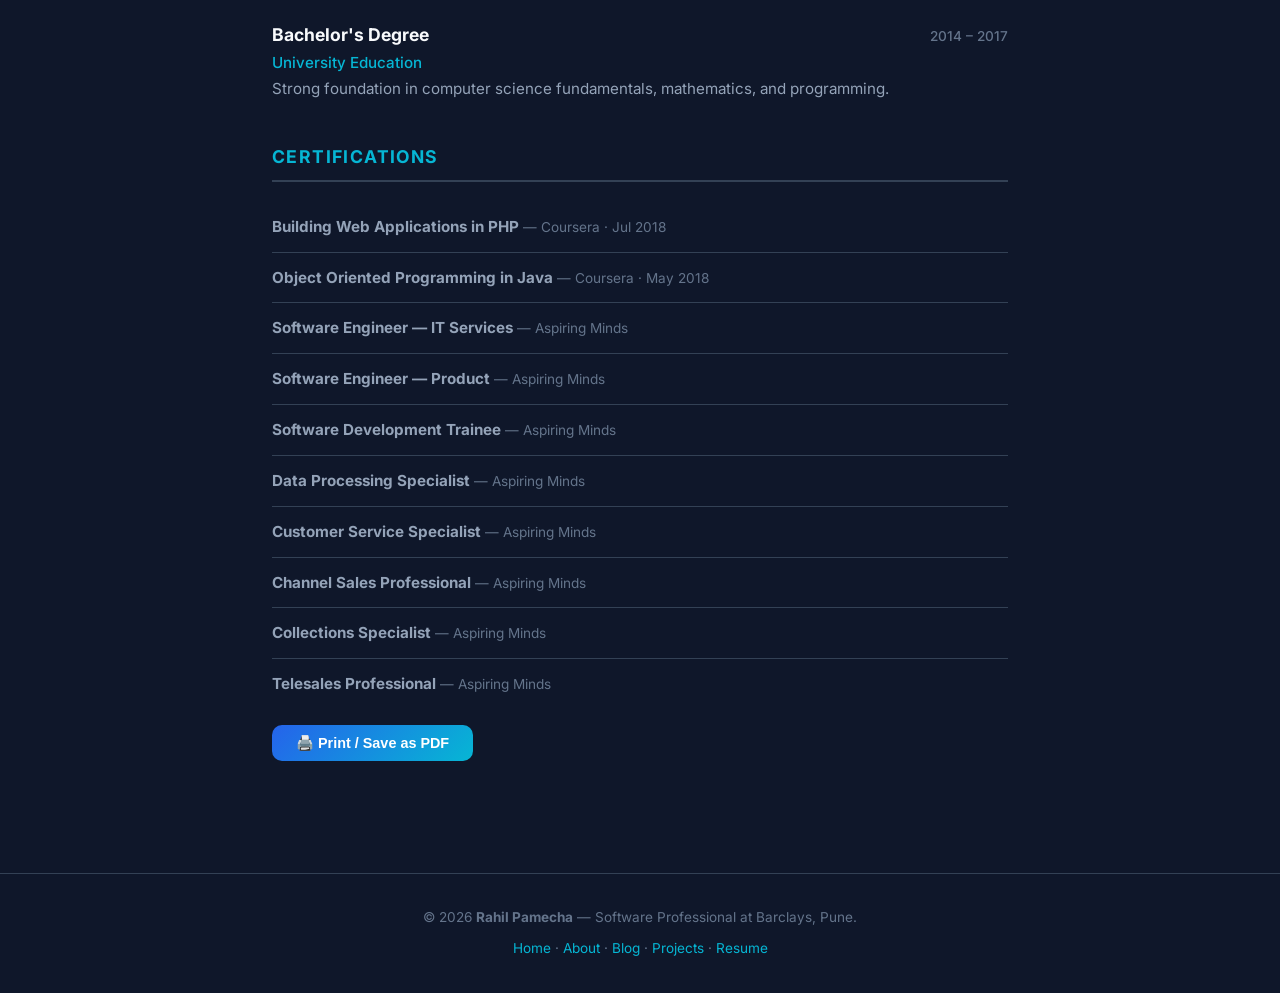
<file: resume.html>
<!DOCTYPE html>
<html lang="en">
<head>
    <meta charset="UTF-8">
    <meta name="viewport" content="width=device-width, initial-scale=1.0">
    <title>Resume — Rahil Pamecha | Software Professional at Barclays, Pune</title>
    <meta name="description" content="View the professional resume of Rahil Pamecha. Software professional at Barclays, Pune. MCA from Lovely Professional University (91.3%). Skilled in Java, PHP, Python, web development, and enterprise software.">
    <meta name="keywords" content="Rahil Pamecha resume, Rahil Pamecha CV, Rahil Pamecha Barclays resume, Rahil Pamecha software engineer resume, Rahil Pamecha hire">
    <meta name="author" content="Rahil Pamecha">
    <meta name="robots" content="index, follow">
    <meta name="google-site-verification" content="ayL37n2ZiwuXRQy0ONevMOcYsDTdZ2sj0wE-CNwsstM" />
    <link rel="canonical" href="https://rahilpamecha.github.io/resume.html">

    <meta property="og:type" content="profile">
    <meta property="og:title" content="Resume — Rahil Pamecha | Software Professional">
    <meta property="og:description" content="Professional resume of Rahil Pamecha, software professional at Barclays, Pune.">
    <meta property="og:url" content="https://rahilpamecha.github.io/resume.html">

    <script type="application/ld+json">
    {
        "@context": "https://schema.org",
        "@type": "Person",
        "name": "Rahil Pamecha",
        "jobTitle": "Software Professional",
        "worksFor": { "@type": "Organization", "name": "Barclays" },
        "alumniOf": [
            { "@type": "EducationalOrganization", "name": "Lovely Professional University" }
        ],
        "address": { "@type": "PostalAddress", "addressLocality": "Pune", "addressRegion": "Maharashtra", "addressCountry": "IN" },
        "url": "https://rahilpamecha.github.io",
        "sameAs": ["https://in.linkedin.com/in/rahilpamecha", "https://github.com/rahilpamecha"],
        "hasCredential": [
            { "@type": "EducationalOccupationalCredential", "credentialCategory": "degree", "name": "Master of Computer Applications (MCA)" },
            { "@type": "EducationalOccupationalCredential", "credentialCategory": "certificate", "name": "Building Web Applications in PHP" },
            { "@type": "EducationalOccupationalCredential", "credentialCategory": "certificate", "name": "Object Oriented Programming in Java" }
        ],
        "knowsAbout": ["Java", "PHP", "Python", "JavaScript", "SQL", "Web Development", "Software Engineering", "Data Processing", "REST APIs", "Enterprise Software"]
    }
    </script>

    <link rel="preconnect" href="https://fonts.googleapis.com">
    <link rel="preconnect" href="https://fonts.gstatic.com" crossorigin>
    <link href="https://fonts.googleapis.com/css2?family=Inter:wght@300;400;500;600;700;800&display=swap" rel="stylesheet">
    <style>
        :root { --primary: #2563eb; --accent: #06b6d4; --bg-dark: #0f172a; --bg-card: #1e293b; --text-primary: #f8fafc; --text-secondary: #94a3b8; --text-muted: #64748b; --border: #334155; --gradient-1: linear-gradient(135deg, #2563eb, #06b6d4); }
        * { margin: 0; padding: 0; box-sizing: border-box; }
        body { font-family: 'Inter', sans-serif; background: var(--bg-dark); color: var(--text-primary); line-height: 1.7; }
        nav { position: fixed; top: 0; width: 100%; z-index: 1000; background: rgba(15,23,42,0.85); backdrop-filter: blur(20px); border-bottom: 1px solid var(--border); padding: 0.75rem 0; }
        .nav-container { max-width: 1100px; margin: 0 auto; padding: 0 2rem; display: flex; justify-content: space-between; align-items: center; }
        .nav-logo { font-size: 1.25rem; font-weight: 700; background: var(--gradient-1); -webkit-background-clip: text; -webkit-text-fill-color: transparent; text-decoration: none; }
        .nav-links { display: flex; list-style: none; gap: 2rem; }
        .nav-links a { color: var(--text-secondary); text-decoration: none; font-size: 0.9rem; font-weight: 500; }
        .nav-links a:hover { color: var(--text-primary); }
        .container { max-width: 800px; margin: 0 auto; padding: 7rem 2rem 4rem; }
        h1 { font-size: 2.5rem; font-weight: 800; margin-bottom: 0.25rem; }
        h1 .highlight { background: var(--gradient-1); -webkit-background-clip: text; -webkit-text-fill-color: transparent; }
        .tagline { color: var(--accent); font-size: 1.15rem; font-weight: 500; margin-bottom: 0.5rem; }
        .location { color: var(--text-muted); font-size: 0.95rem; margin-bottom: 2rem; }
        .links { display: flex; gap: 1.5rem; margin-bottom: 2.5rem; flex-wrap: wrap; }
        .links a { color: var(--accent); text-decoration: none; font-size: 0.9rem; font-weight: 500; }
        .links a:hover { text-decoration: underline; }
        h2 { font-size: 1.1rem; font-weight: 700; text-transform: uppercase; letter-spacing: 0.08em; color: var(--accent); margin: 2.5rem 0 1.25rem; padding-bottom: 0.5rem; border-bottom: 2px solid var(--border); }
        .entry { margin-bottom: 2rem; }
        .entry-header { display: flex; justify-content: space-between; align-items: baseline; flex-wrap: wrap; gap: 0.5rem; }
        .entry h3 { font-size: 1.1rem; font-weight: 700; }
        .entry .company { color: var(--accent); font-weight: 500; font-size: 0.95rem; }
        .entry .date { color: var(--text-muted); font-size: 0.85rem; font-weight: 500; }
        .entry p, .entry li { color: var(--text-secondary); font-size: 0.95rem; }
        .entry ul { padding-left: 1.25rem; margin-top: 0.5rem; }
        .entry li { margin-bottom: 0.35rem; }
        .skills-row { display: flex; flex-wrap: wrap; gap: 0.5rem; margin-top: 0.5rem; }
        .skill { padding: 0.3rem 0.75rem; background: rgba(37,99,235,0.1); border: 1px solid rgba(37,99,235,0.2); border-radius: 8px; font-size: 0.82rem; color: var(--accent); font-weight: 500; }
        .cert-list { list-style: none; padding: 0; }
        .cert-list li { padding: 0.75rem 0; border-bottom: 1px solid var(--border); color: var(--text-secondary); font-size: 0.95rem; }
        .cert-list li:last-child { border: none; }
        .cert-list .issuer { color: var(--text-muted); font-size: 0.85rem; }
        .print-btn { display: inline-flex; align-items: center; gap: 0.5rem; padding: 0.6rem 1.5rem; border-radius: 10px; background: var(--gradient-1); color: white; border: none; font-weight: 600; font-size: 0.9rem; cursor: pointer; margin-top: 1rem; }
        .print-btn:hover { opacity: 0.9; }
        footer { text-align: center; padding: 2rem; border-top: 1px solid var(--border); color: var(--text-muted); font-size: 0.85rem; margin-top: 3rem; }
        footer a { color: var(--accent); text-decoration: none; }
        @media print { nav, .print-btn, footer { display: none; } body { background: white; color: #1a1a1a; } .container { padding-top: 1rem; } h1 { -webkit-text-fill-color: #1a1a1a; } h2 { color: #2563eb; } .entry p, .entry li, .cert-list li { color: #333; } }
        @media (max-width: 768px) { h1 { font-size: 1.75rem; } .nav-links { display: none; } .entry-header { flex-direction: column; } }
    </style>
</head>
<body>
    <nav>
        <div class="nav-container">
            <a href="index.html" class="nav-logo">Rahil Pamecha</a>
            <ul class="nav-links">
                <li><a href="index.html">Home</a></li>
                <li><a href="about.html">About</a></li>
                <li><a href="book.html" style="color: #c9a84c; font-weight: 600;">Book</a></li>
                <li><a href="blog.html">Blog</a></li>
                <li><a href="projects.html">Projects</a></li>
                <li><a href="resume.html">Resume</a></li>
            </ul>
        </div>
    </nav>

    <div class="container">
        <h1><span class="highlight">Rahil Pamecha</span></h1>
        <div class="tagline">Software Professional at Barclays</div>
        <div class="location">📍 Pune, Maharashtra, India</div>
        <div class="links">
            <a href="https://in.linkedin.com/in/rahilpamecha" target="_blank">💼 LinkedIn</a>
            <a href="https://github.com/rahilpamecha" target="_blank">🐙 GitHub</a>
            <a href="mailto:rahilpamecha@gmail.com">✉️ Email</a>
        </div>

        <h2>Professional Summary</h2>
        <p style="color: var(--text-secondary); font-size: 0.98rem;">Dedicated software professional with 7+ years of experience in the technology industry. Currently contributing to enterprise banking solutions at Barclays. Strong academic background with an MCA from Lovely Professional University (91.3% score). Proficient in Java, PHP, Python, and web technologies. Passionate about building scalable, reliable, and secure software solutions.</p>

        <h2>Professional Experience</h2>

        <div class="entry">
            <div class="entry-header">
                <div>
                    <h3>Software Professional</h3>
                    <div class="company">Barclays</div>
                </div>
                <div class="date">Current</div>
            </div>
            <ul>
                <li>Design, develop, and maintain enterprise-grade banking software solutions serving millions of customers globally</li>
                <li>Collaborate with cross-functional teams to deliver high-availability financial technology applications</li>
                <li>Ensure compliance with stringent security standards and regulatory requirements in the financial services sector</li>
                <li>Participate in agile development processes, code reviews, and continuous improvement initiatives</li>
            </ul>
        </div>

        <div class="entry">
            <div class="entry-header">
                <div>
                    <h3>Earlier Roles</h3>
                    <div class="company">Technology Sector</div>
                </div>
                <div class="date">Previous</div>
            </div>
            <ul>
                <li>Developed web applications using PHP and Java with MVC architecture</li>
                <li>Built data processing pipelines for large-scale data transformation and reporting</li>
                <li>Designed and implemented RESTful API integrations across diverse systems</li>
                <li>Delivered customer-facing digital solutions with focus on UX and performance</li>
            </ul>
        </div>

        <h2>Technical Skills</h2>

        <div class="entry">
            <h3 style="font-size: 0.95rem; color: var(--text-muted); margin-bottom: 0.75rem;">Languages & Frameworks</h3>
            <div class="skills-row">
                <span class="skill">Java</span>
                <span class="skill">PHP</span>
                <span class="skill">Python</span>
                <span class="skill">JavaScript</span>
                <span class="skill">SQL</span>
                <span class="skill">HTML5</span>
                <span class="skill">CSS3</span>
            </div>
        </div>
        <div class="entry">
            <h3 style="font-size: 0.95rem; color: var(--text-muted); margin-bottom: 0.75rem;">Tools & Practices</h3>
            <div class="skills-row">
                <span class="skill">Git</span>
                <span class="skill">REST APIs</span>
                <span class="skill">Linux</span>
                <span class="skill">CI/CD</span>
                <span class="skill">Agile / Scrum</span>
                <span class="skill">OOP</span>
                <span class="skill">Design Patterns</span>
                <span class="skill">Data Structures</span>
                <span class="skill">Microservices</span>
            </div>
        </div>

        <h2>Education</h2>

        <div class="entry">
            <div class="entry-header">
                <div>
                    <h3>Master of Computer Applications (MCA)</h3>
                    <div class="company">Lovely Professional University</div>
                </div>
                <div class="date">2017 – 2019</div>
            </div>
            <p>Score: <strong>91.3%</strong> — Advanced coursework in software engineering, database management, computer networks, and algorithms.</p>
        </div>

        <div class="entry">
            <div class="entry-header">
                <div>
                    <h3>Bachelor's Degree</h3>
                    <div class="company">University Education</div>
                </div>
                <div class="date">2014 – 2017</div>
            </div>
            <p>Strong foundation in computer science fundamentals, mathematics, and programming.</p>
        </div>

        <h2>Certifications</h2>
        <ul class="cert-list">
            <li><strong>Building Web Applications in PHP</strong> <span class="issuer">— Coursera · Jul 2018</span></li>
            <li><strong>Object Oriented Programming in Java</strong> <span class="issuer">— Coursera · May 2018</span></li>
            <li><strong>Software Engineer — IT Services</strong> <span class="issuer">— Aspiring Minds</span></li>
            <li><strong>Software Engineer — Product</strong> <span class="issuer">— Aspiring Minds</span></li>
            <li><strong>Software Development Trainee</strong> <span class="issuer">— Aspiring Minds</span></li>
            <li><strong>Data Processing Specialist</strong> <span class="issuer">— Aspiring Minds</span></li>
            <li><strong>Customer Service Specialist</strong> <span class="issuer">— Aspiring Minds</span></li>
            <li><strong>Channel Sales Professional</strong> <span class="issuer">— Aspiring Minds</span></li>
            <li><strong>Collections Specialist</strong> <span class="issuer">— Aspiring Minds</span></li>
            <li><strong>Telesales Professional</strong> <span class="issuer">— Aspiring Minds</span></li>
        </ul>

        <button class="print-btn" onclick="window.print()">🖨️ Print / Save as PDF</button>
    </div>

    <footer>
        <p>&copy; 2026 <strong>Rahil Pamecha</strong> — Software Professional at Barclays, Pune.</p>
        <p style="margin-top: 0.5rem;">
            <a href="index.html">Home</a> · <a href="about.html">About</a> · <a href="blog.html">Blog</a> · <a href="projects.html">Projects</a> · <a href="resume.html">Resume</a>
        </p>
    </footer>
</body>
</html>
</file>
<file: styles.css>
/* ==========================================================================
   Design System & CSS Custom Properties
   ========================================================================== */
:root {
    --primary: #3b82f6;
    --primary-light: #60a5fa;
    --primary-dark: #2563eb;
    --accent: #22d3ee;
    --accent-2: #a78bfa;
    --bg-dark: #0a0e1a;
    --bg-card: #111827;
    --bg-card-hover: #1a2236;
    --text-primary: #e2e8f0;
    --text-secondary: #94a3b8;
    --text-muted: #64748b;
    --border: #1e293b;
    --border-hover: #334155;
    --gradient-1: linear-gradient(135deg, #3b82f6, #8b5cf6, #22d3ee);
    --gradient-2: linear-gradient(135deg, #3b82f6, #22d3ee);
    --glow-color: rgba(59, 130, 246, 0.15);
    --radius: 16px;
    --radius-sm: 10px;
    --radius-full: 50px;
    --font-sans: 'Inter', -apple-system, BlinkMacSystemFont, sans-serif;
    --font-mono: 'JetBrains Mono', monospace;
}

/* ==========================================================================
   1. Reset & Base
   ========================================================================== */
*, *::before, *::after {
    box-sizing: border-box;
    margin: 0;
    padding: 0;
}

html {
    scroll-behavior: smooth;
    scroll-padding-top: 5rem;
}

body {
    font-family: var(--font-sans);
    background-color: var(--bg-dark);
    color: var(--text-primary);
    line-height: 1.6;
    overflow-x: hidden;
    -webkit-font-smoothing: antialiased;
}

::selection {
    background: var(--primary);
    color: #ffffff;
}

/* ==========================================================================
   2. Particles Canvas
   ========================================================================== */
#particles-canvas {
    position: fixed;
    top: 0;
    left: 0;
    width: 100%;
    height: 100%;
    z-index: 0;
    pointer-events: none;
}

/* ==========================================================================
   3. Scroll Progress Bar
   ========================================================================== */
.scroll-progress {
    position: fixed;
    top: 0;
    left: 0;
    height: 3px;
    width: 100%;
    background: var(--gradient-1);
    transform-origin: 0 50%;
    z-index: 10000;
    /* CSS scroll-driven animation */
    animation: scroll-progress linear;
    animation-timeline: scroll(root block);
}

@keyframes scroll-progress {
    from {
        transform: scaleX(0);
    }
    to {
        transform: scaleX(1);
    }
}

/* ==========================================================================
   4. Navigation (Glassmorphism)
   ========================================================================== */
nav {
    position: fixed;
    top: 0;
    left: 0;
    width: 100%;
    z-index: 9999;
    background: rgba(10, 14, 26, 0.7);
    backdrop-filter: blur(20px) saturate(180%);
    -webkit-backdrop-filter: blur(20px) saturate(180%);
    border-bottom: 1px solid rgba(255, 255, 255, 0.05);
    padding: 0.75rem 0;
    transition: all 0.3s;
}

nav.nav-scrolled {
    background: rgba(10, 14, 26, 0.9);
    box-shadow: 0 4px 30px rgba(0, 0, 0, 0.3);
}

.nav-container {
    max-width: 1200px;
    margin: auto;
    padding: 0 2rem;
    display: flex;
    justify-content: space-between;
    align-items: center;
}

.nav-logo {
    display: flex;
    align-items: center;
    gap: 0.5rem;
    text-decoration: none;
}

.logo-text {
    font-size: 1.4rem;
    font-weight: 800;
    background: var(--gradient-2);
    background-clip: text;
    -webkit-background-clip: text;
    -webkit-text-fill-color: transparent;
}

.logo-dot {
    width: 8px;
    height: 8px;
    border-radius: 50%;
    background: var(--accent);
    animation: pulse 2s ease-in-out infinite;
}

.nav-links {
    display: flex;
    list-style: none;
    gap: 0.25rem;
}

.nav-links a {
    color: var(--text-secondary);
    text-decoration: none;
    font-size: 0.88rem;
    font-weight: 500;
    padding: 0.5rem 0.9rem;
    border-radius: var(--radius-sm);
    transition: all 0.3s;
}

.nav-links a:hover {
    color: var(--text-primary);
    background: rgba(255, 255, 255, 0.05);
}

.nav-links a.active {
    color: var(--primary-light);
}

.book-link {
    color: #c9a84c !important;
    font-weight: 600;
}

.hamburger {
    display: none;
    flex-direction: column;
    cursor: pointer;
    gap: 6px;
    background: none;
    border: none;
    padding: 0.5rem;
}

.hamburger span {
    width: 24px;
    height: 2px;
    background: var(--text-primary);
    border-radius: 2px;
    transition: all 0.3s;
}

.hamburger.active span:nth-child(1) {
    transform: rotate(45deg) translate(5px, 6px);
}

.hamburger.active span:nth-child(2) {
    opacity: 0;
}

.hamburger.active span:nth-child(3) {
    transform: rotate(-45deg) translate(5px, -6px);
}

/* ==========================================================================
   5. Hero Section
   ========================================================================== */
.hero {
    min-height: 100dvh;
    display: flex;
    align-items: center;
    justify-content: center;
    padding: 6rem 2rem 4rem;
    position: relative;
    overflow: hidden;
    z-index: 1;
}

.hero-glow {
    position: absolute;
    top: 50%;
    left: 50%;
    transform: translate(-50%, -50%);
    width: 800px;
    height: 800px;
    background: radial-gradient(circle, rgba(59, 130, 246, 0.08) 0%, rgba(139, 92, 246, 0.04) 40%, transparent 70%);
    pointer-events: none;
    animation: float 20s ease-in-out infinite;
}

@keyframes float {
    0%, 100% {
        transform: translate(-50%, -50%) rotate(0deg) scale(1);
    }
    33% {
        transform: translate(-48%, -53%) rotate(4deg) scale(1.06);
    }
    66% {
        transform: translate(-52%, -47%) rotate(-4deg) scale(0.96);
    }
}

.hero-content {
    max-width: 820px;
    text-align: center;
    position: relative;
    z-index: 2;
}

.hero-badge {
    display: inline-flex;
    align-items: center;
    gap: 0.5rem;
    padding: 0.45rem 1.1rem;
    background: rgba(59, 130, 246, 0.08);
    border: 1px solid rgba(59, 130, 246, 0.2);
    border-radius: var(--radius-full);
    font-size: 0.85rem;
    color: var(--accent);
    font-weight: 500;
}

.badge-dot {
    width: 8px;
    height: 8px;
    border-radius: 50%;
    background: #22c55e;
    animation: pulse 2s ease-in-out infinite;
}

.hero h1 {
    font-size: clamp(2.5rem, 6vw, 4rem);
    font-weight: 900;
    line-height: 1.1;
    margin-bottom: 0.75rem;
    margin-top: 1.5rem;
    letter-spacing: -0.03em;
}

.gradient-text {
    background: var(--gradient-1);
    background-clip: text;
    -webkit-background-clip: text;
    -webkit-text-fill-color: transparent;
    background-size: 200% 200%;
}

.gradient-text-shimmer {
    animation: shimmer 3s ease-in-out infinite;
}

@keyframes shimmer {
    0% {
        background-position: 0% 50%;
    }
    50% {
        background-position: 100% 50%;
    }
    100% {
        background-position: 0% 50%;
    }
}

.typewriter-wrapper {
    display: flex;
    align-items: center;
    justify-content: center;
    gap: 0;
    font-size: clamp(1.1rem, 2.5vw, 1.5rem);
    margin-bottom: 1.5rem;
    min-height: 2.5rem;
}

.typewriter-prefix {
    color: var(--text-secondary);
    font-weight: 400;
}

.typewriter,
#typewriter {
    color: var(--accent);
    font-family: 'JetBrains Mono', monospace;
    font-weight: 500;
}

.typewriter-cursor {
    color: var(--primary);
    font-weight: 300;
    animation: blink 1s step-end infinite;
}

@keyframes blink {
    50% {
        opacity: 0;
    }
}

.hero-desc {
    font-size: clamp(1rem, 1.5vw, 1.15rem);
    color: var(--text-secondary);
    max-width: 600px;
    margin: 0 auto 2.5rem;
    line-height: 1.75;
}

.hero-buttons {
    display: flex;
    gap: 1rem;
    justify-content: center;
    flex-wrap: wrap;
}

.scroll-indicator {
    margin-top: 3rem;
    display: flex;
    flex-direction: column;
    align-items: center;
    gap: 0.75rem;
    opacity: 0.5;
    animation: fadeInUp 1s ease 1.5s both;
}

.scroll-mouse {
    width: 24px;
    height: 38px;
    border: 2px solid var(--text-muted);
    border-radius: 12px;
    display: flex;
    justify-content: center;
    padding-top: 8px;
}

.scroll-wheel {
    width: 3px;
    height: 8px;
    background: var(--text-muted);
    border-radius: 2px;
    animation: scrollWheel 2s ease-in-out infinite;
}

@keyframes scrollWheel {
    0% {
        transform: translateY(0);
        opacity: 1;
    }
    100% {
        transform: translateY(10px);
        opacity: 0;
    }
}

.scroll-text {
    font-size: 0.72rem;
    color: var(--text-muted);
    text-transform: uppercase;
    letter-spacing: 2px;
    font-weight: 500;
}

/* ==========================================================================
   6. Buttons
   ========================================================================== */
.btn {
    display: inline-flex;
    align-items: center;
    gap: 0.5rem;
    padding: 0.8rem 1.6rem;
    border-radius: var(--radius-sm);
    font-size: 0.9rem;
    font-weight: 600;
    text-decoration: none;
    transition: all 0.3s cubic-bezier(0.4, 0, 0.2, 1);
    cursor: pointer;
    border: none;
    font-family: inherit;
    position: relative;
    overflow: hidden;
}

.btn::after {
    content: '';
    position: absolute;
    inset: 0;
    background: radial-gradient(circle, rgba(255, 255, 255, 0.2) 0%, transparent 70%);
    transform: scale(0);
    transition: transform 0.5s;
    border-radius: 50%;
}

.btn:active::after {
    transform: scale(2.5);
}

.btn-primary {
    background: var(--gradient-2);
    color: #ffffff;
    box-shadow: 0 4px 15px rgba(59, 130, 246, 0.25);
}

.btn-primary:hover {
    transform: translateY(-2px);
    box-shadow: 0 8px 30px rgba(59, 130, 246, 0.35);
}

.btn-secondary {
    background: var(--bg-card);
    color: var(--text-primary);
    border: 1px solid var(--border);
}

.btn-secondary:hover {
    border-color: var(--primary);
    background: rgba(59, 130, 246, 0.08);
    transform: translateY(-2px);
}

.btn-accent {
    background: linear-gradient(135deg, #c9a84c, #e6c86e);
    color: #1a1a2e;
    box-shadow: 0 4px 15px rgba(201, 168, 76, 0.25);
}

.btn-accent:hover {
    transform: translateY(-2px);
    box-shadow: 0 8px 30px rgba(201, 168, 76, 0.35);
}

/* ==========================================================================
   7. Sections (shared)
   ========================================================================== */
section {
    padding: 6rem 2rem;
    position: relative;
    z-index: 1;
}

section:nth-child(even) {
    background: rgba(17, 24, 39, 0.5);
}

.section-container {
    max-width: 1100px;
    margin: auto;
}

.section-title {
    font-size: clamp(1.75rem, 3vw, 2.25rem);
    font-weight: 800;
    margin-bottom: 0.5rem;
    letter-spacing: -0.02em;
}

.section-subtitle {
    color: var(--text-secondary);
    margin-bottom: 3.5rem;
    font-size: 1.05rem;
}

/* ==========================================================================
   8. About Section
   ========================================================================== */
.about-grid {
    display: grid;
    grid-template-columns: 1fr 1fr;
    gap: 3.5rem;
    align-items: start;
}

.about-text p {
    color: var(--text-secondary);
    margin-bottom: 1.25rem;
    font-size: 1rem;
    line-height: 1.8;
}

.about-text strong {
    color: var(--text-primary);
    font-weight: 600;
}

.stats-grid {
    display: grid;
    grid-template-columns: 1fr 1fr;
    gap: 1.25rem;
}

.stat-card {
    background: var(--bg-card);
    padding: 1.75rem;
    border-radius: var(--radius);
    border: 1px solid var(--border);
    text-align: center;
    transition: all 0.4s cubic-bezier(0.4, 0, 0.2, 1);
    position: relative;
    overflow: hidden;
}

.stat-card:hover {
    border-color: var(--primary);
    transform: translateY(-4px);
}

.stat-number {
    font-size: 2.25rem;
    font-weight: 900;
    background: var(--gradient-2);
    background-clip: text;
    -webkit-background-clip: text;
    -webkit-text-fill-color: transparent;
    display: flex;
    align-items: center;
    justify-content: center;
    gap: 0;
}

.stat-suffix {
    font-size: 1.5rem;
}

.stat-label {
    color: var(--text-muted);
    font-size: 0.82rem;
    font-weight: 500;
    margin-top: 0.3rem;
    text-transform: uppercase;
    letter-spacing: 0.5px;
}

/* ==========================================================================
   9. Experience / Timeline
   ========================================================================== */
.timeline {
    position: relative;
    padding-left: 2.5rem;
}

.timeline-track {
    position: absolute;
    left: 0;
    top: 0;
    height: 100%;
    width: 2px;
    background: var(--border);
    border-radius: 1px;
}

.timeline-item {
    position: relative;
    padding-bottom: 2.5rem;
}

.timeline-item:last-child {
    padding-bottom: 0;
}

.timeline-dot {
    position: absolute;
    left: -2.5rem;
    top: 0.6rem;
    width: 14px;
    height: 14px;
    border-radius: 50%;
    background: var(--gradient-2);
    transform: translateX(-6px);
    box-shadow: 0 0 0 4px var(--bg-dark);
    z-index: 2;
}

.timeline-card {
    background: var(--bg-card);
    padding: 1.75rem;
    border-radius: var(--radius);
    border: 1px solid var(--border);
    transition: all 0.4s;
}

.timeline-card:hover {
    border-color: var(--primary);
}

.timeline-header {
    display: flex;
    justify-content: space-between;
    align-items: flex-start;
    flex-wrap: wrap;
    gap: 0.75rem;
    margin-bottom: 0.75rem;
}

.timeline-role {
    font-size: 1.2rem;
    font-weight: 700;
}

.timeline-company {
    color: var(--accent);
    font-weight: 500;
    font-size: 0.95rem;
    margin-top: 0.15rem;
}

.date-badge {
    display: inline-block;
    padding: 0.25rem 0.75rem;
    background: rgba(59, 130, 246, 0.1);
    border: 1px solid rgba(59, 130, 246, 0.2);
    border-radius: var(--radius-full);
    color: var(--primary-light);
    font-size: 0.8rem;
    font-weight: 600;
}

.timeline-desc {
    color: var(--text-secondary);
    font-size: 0.95rem;
    line-height: 1.7;
}

/* ==========================================================================
   10. Skills Section
   ========================================================================== */
.skills-grid {
    display: grid;
    grid-template-columns: repeat(auto-fit, minmax(260px, 1fr));
    gap: 1.5rem;
}

.skill-category {
    background: var(--bg-card);
    padding: 2rem;
    border-radius: var(--radius);
    border: 1px solid var(--border);
    transition: all 0.4s cubic-bezier(0.4, 0, 0.2, 1);
}

.skill-category:hover {
    border-color: var(--primary);
}

.skills-grid:has(.skill-category:hover) .skill-category:not(:hover) {
    opacity: 0.4;
    filter: blur(1px);
    transform: scale(0.98);
}

.skill-icon {
    font-size: 2.25rem;
    margin-bottom: 1rem;
    display: block;
}

.skill-category h3 {
    font-size: 1.1rem;
    font-weight: 700;
    margin-bottom: 0.85rem;
}

.skill-tags {
    display: flex;
    flex-wrap: wrap;
    gap: 0.5rem;
}

.skill-tag {
    padding: 0.3rem 0.75rem;
    background: rgba(59, 130, 246, 0.08);
    border: 1px solid rgba(59, 130, 246, 0.15);
    border-radius: var(--radius-sm);
    font-size: 0.82rem;
    color: var(--accent);
    font-weight: 500;
    transition: all 0.3s;
}

.skill-tag:hover {
    background: rgba(59, 130, 246, 0.15);
    border-color: var(--primary);
    transform: translateY(-1px);
}

/* ==========================================================================
   11. Certifications
   ========================================================================== */
.cert-grid {
    display: grid;
    grid-template-columns: repeat(auto-fit, minmax(300px, 1fr));
    gap: 1.25rem;
}

.cert-card {
    background: var(--bg-card);
    padding: 1.5rem;
    border-radius: var(--radius);
    border: 1px solid var(--border);
    display: flex;
    gap: 1rem;
    align-items: flex-start;
    transition: all 0.4s;
}

.cert-card:hover {
    border-color: var(--primary);
    transform: translateY(-3px);
}

.cert-badge {
    width: 50px;
    height: 50px;
    min-width: 50px;
    background: rgba(59, 130, 246, 0.1);
    border-radius: 12px;
    display: flex;
    align-items: center;
    justify-content: center;
    font-size: 1.4rem;
}

.cert-info h3 {
    font-size: 0.95rem;
    font-weight: 600;
    margin-bottom: 0.3rem;
}

.cert-issuer {
    color: var(--text-muted);
    font-size: 0.83rem;
}

/* ==========================================================================
   12. Education
   ========================================================================== */
.edu-grid {
    display: grid;
    grid-template-columns: repeat(auto-fit, minmax(320px, 1fr));
    gap: 1.5rem;
}

.edu-card {
    background: var(--bg-card);
    padding: 2rem;
    border-radius: var(--radius);
    border: 1px solid var(--border);
    transition: all 0.4s;
    position: relative;
    overflow: hidden;
}

.edu-card:hover {
    border-color: var(--primary);
    transform: translateY(-4px);
}

.edu-card::before {
    content: '';
    position: absolute;
    top: 0;
    left: 0;
    right: 0;
    height: 3px;
    background: var(--gradient-1);
    opacity: 0;
    transition: opacity 0.3s;
}

.edu-card:hover::before {
    opacity: 1;
}

.edu-icon {
    font-size: 2.5rem;
    margin-bottom: 1rem;
}

.edu-degree {
    font-size: 1.2rem;
    font-weight: 700;
    margin-bottom: 0.3rem;
}

.edu-school {
    color: var(--accent);
    font-weight: 500;
    margin-bottom: 0.5rem;
}

.edu-year {
    color: var(--text-muted);
    font-size: 0.85rem;
}

.edu-score {
    margin-top: 0.75rem;
    display: inline-block;
    padding: 0.3rem 0.85rem;
    background: rgba(34, 211, 238, 0.08);
    border: 1px solid rgba(34, 211, 238, 0.2);
    border-radius: var(--radius-sm);
    color: var(--accent);
    font-size: 0.85rem;
    font-weight: 700;
}

/* ==========================================================================
   13. Contact
   ========================================================================== */
.contact-grid {
    display: grid;
    grid-template-columns: repeat(auto-fit, minmax(220px, 1fr));
    gap: 1.25rem;
}

.contact-card {
    background: var(--bg-card);
    padding: 2rem;
    border-radius: var(--radius);
    border: 1px solid var(--border);
    text-align: center;
    text-decoration: none;
    color: var(--text-primary);
    transition: all 0.4s cubic-bezier(0.4, 0, 0.2, 1);
    position: relative;
    overflow: hidden;
}

.contact-card:hover {
    border-color: var(--primary);
    transform: translateY(-6px);
    box-shadow: 0 20px 40px rgba(59, 130, 246, 0.1);
}

.contact-icon {
    margin-bottom: 1rem;
    color: var(--primary-light);
    transition: transform 0.3s;
}

.contact-card:hover .contact-icon {
    transform: scale(1.15);
}

.contact-card h3 {
    font-size: 1.05rem;
    font-weight: 600;
    margin-bottom: 0.3rem;
}

.contact-card p {
    color: var(--text-muted);
    font-size: 0.85rem;
}

/* ==========================================================================
   14. Footer
   ========================================================================== */
footer {
    text-align: center;
    padding: 2.5rem 2rem;
    border-top: 1px solid var(--border);
    position: relative;
    z-index: 1;
    background: rgba(10, 14, 26, 0.8);
}

.footer-content p {
    color: var(--text-muted);
    font-size: 0.85rem;
}

.footer-links {
    margin-top: 0.75rem;
    display: flex;
    justify-content: center;
    align-items: center;
    gap: 0.5rem;
}

.footer-links a {
    color: var(--accent);
    text-decoration: none;
    font-size: 0.85rem;
    transition: color 0.3s;
}

.footer-links a:hover {
    color: var(--primary-light);
}

.footer-dot {
    color: var(--text-muted);
}

.footer-credit {
    margin-top: 0.75rem;
    font-size: 0.75rem;
    color: var(--text-muted);
    opacity: 0.6;
}

/* ==========================================================================
   15. Scroll-Driven Reveal Animations
   ========================================================================== */
@supports (animation-timeline: view()) {
    .reveal {
        animation: reveal-up 0.8s cubic-bezier(0.4, 0, 0.2, 1) both;
        animation-timeline: view();
        animation-range: entry 0% cover 25%;
        animation-delay: var(--reveal-delay, 0s);
    }
}

@keyframes reveal-up {
    from {
        opacity: 0;
        transform: translateY(40px) scale(0.97);
    }
    to {
        opacity: 1;
        transform: translateY(0) scale(1);
    }
}

/* Fallback for browsers without scroll-driven animations */
@supports not (animation-timeline: view()) {
    .reveal {
        opacity: 0;
        transform: translateY(30px);
        transition: opacity 0.6s cubic-bezier(0.4, 0, 0.2, 1),
                    transform 0.6s cubic-bezier(0.4, 0, 0.2, 1);
    }
    .reveal.in-view {
        opacity: 1;
        transform: translateY(0);
    }
}

/* ==========================================================================
   16. 3D Tilt & Glow Effects
   ========================================================================== */
.tilt-card {
    transform-style: preserve-3d;
    transition: transform 0.1s ease;
}

.glow-card {
    position: relative;
    overflow: hidden;
}

.glow-card::before {
    content: '';
    position: absolute;
    width: 400px;
    height: 400px;
    background: radial-gradient(circle, var(--glow-color) 0%, transparent 70%);
    left: var(--glow-x, -200px);
    top: var(--glow-y, -200px);
    transform: translate(-50%, -50%);
    pointer-events: none;
    opacity: 0;
    transition: opacity 0.4s;
}

.glow-card:hover::before {
    opacity: 1;
}

/* ==========================================================================
   17. Pulse Animation
   ========================================================================== */
@keyframes pulse {
    0%, 100% {
        opacity: 1;
        transform: scale(1);
    }
    50% {
        opacity: 0.5;
        transform: scale(1.2);
    }
}

/* ==========================================================================
   18. fadeInUp Animation
   ========================================================================== */
@keyframes fadeInUp {
    from {
        opacity: 0;
        transform: translateY(20px);
    }
    to {
        opacity: 1;
        transform: translateY(0);
    }
}

/* ==========================================================================
   19. Focus Styles
   ========================================================================== */
:focus-visible {
    outline: 2px solid var(--primary);
    outline-offset: 3px;
}

a:focus:not(:focus-visible),
button:focus:not(:focus-visible) {
    outline: none;
}

/* ==========================================================================
   20. Responsive Design
   ========================================================================== */
@media (max-width: 768px) {
    .nav-links {
        display: none;
        position: absolute;
        top: 100%;
        left: 0;
        width: 100%;
        background: rgba(10, 14, 26, 0.95);
        backdrop-filter: blur(20px);
        flex-direction: column;
        padding: 1.5rem;
        gap: 0.25rem;
        border-bottom: 1px solid var(--border);
    }

    .nav-links.active {
        display: flex;
    }

    .nav-links a {
        padding: 0.75rem 1rem;
        width: 100%;
        display: block;
        border-radius: var(--radius-sm);
    }

    .hamburger {
        display: flex;
    }

    .hero h1 {
        font-size: clamp(2rem, 7vw, 2.5rem);
    }

    .hero-desc {
        font-size: 0.95rem;
    }

    .hero-buttons {
        flex-direction: column;
        align-items: center;
    }

    .hero-buttons .btn {
        width: 100%;
        max-width: 280px;
        justify-content: center;
    }

    .about-grid {
        grid-template-columns: 1fr;
    }

    .stats-grid {
        grid-template-columns: 1fr 1fr;
        gap: 1rem;
    }

    .scroll-indicator {
        display: none;
    }

    section {
        padding: 4rem 1.25rem;
    }
}

@media (max-width: 480px) {
    .nav-container {
        padding: 0 1rem;
    }

    .stats-grid {
        grid-template-columns: 1fr;
    }

    .cert-grid {
        grid-template-columns: 1fr;
    }

    .edu-grid {
        grid-template-columns: 1fr;
    }

    .contact-grid {
        grid-template-columns: 1fr;
    }
}

/* ==========================================================================
   21. Reduced Motion Accessibility
   ========================================================================== */
@media (prefers-reduced-motion: reduce) {
    *,
    *::before,
    *::after {
        animation-duration: 0.01ms !important;
        animation-iteration-count: 1 !important;
        transition-duration: 0.01ms !important;
    }

    html {
        scroll-behavior: auto;
    }

    .reveal {
        opacity: 1 !important;
        transform: none !important;
    }

    .gradient-text-shimmer {
        animation: none !important;
    }

    .scroll-progress {
        animation: none !important;
        transform: scaleX(1);
    }

    #particles-canvas {
        display: none;
    }
}

/* ==========================================================================
   22. Performance
   ========================================================================== */
section {
    content-visibility: auto;
    contain-intrinsic-size: auto 500px;
}

.hero {
    content-visibility: visible; /* Always render hero */
}
</file>
